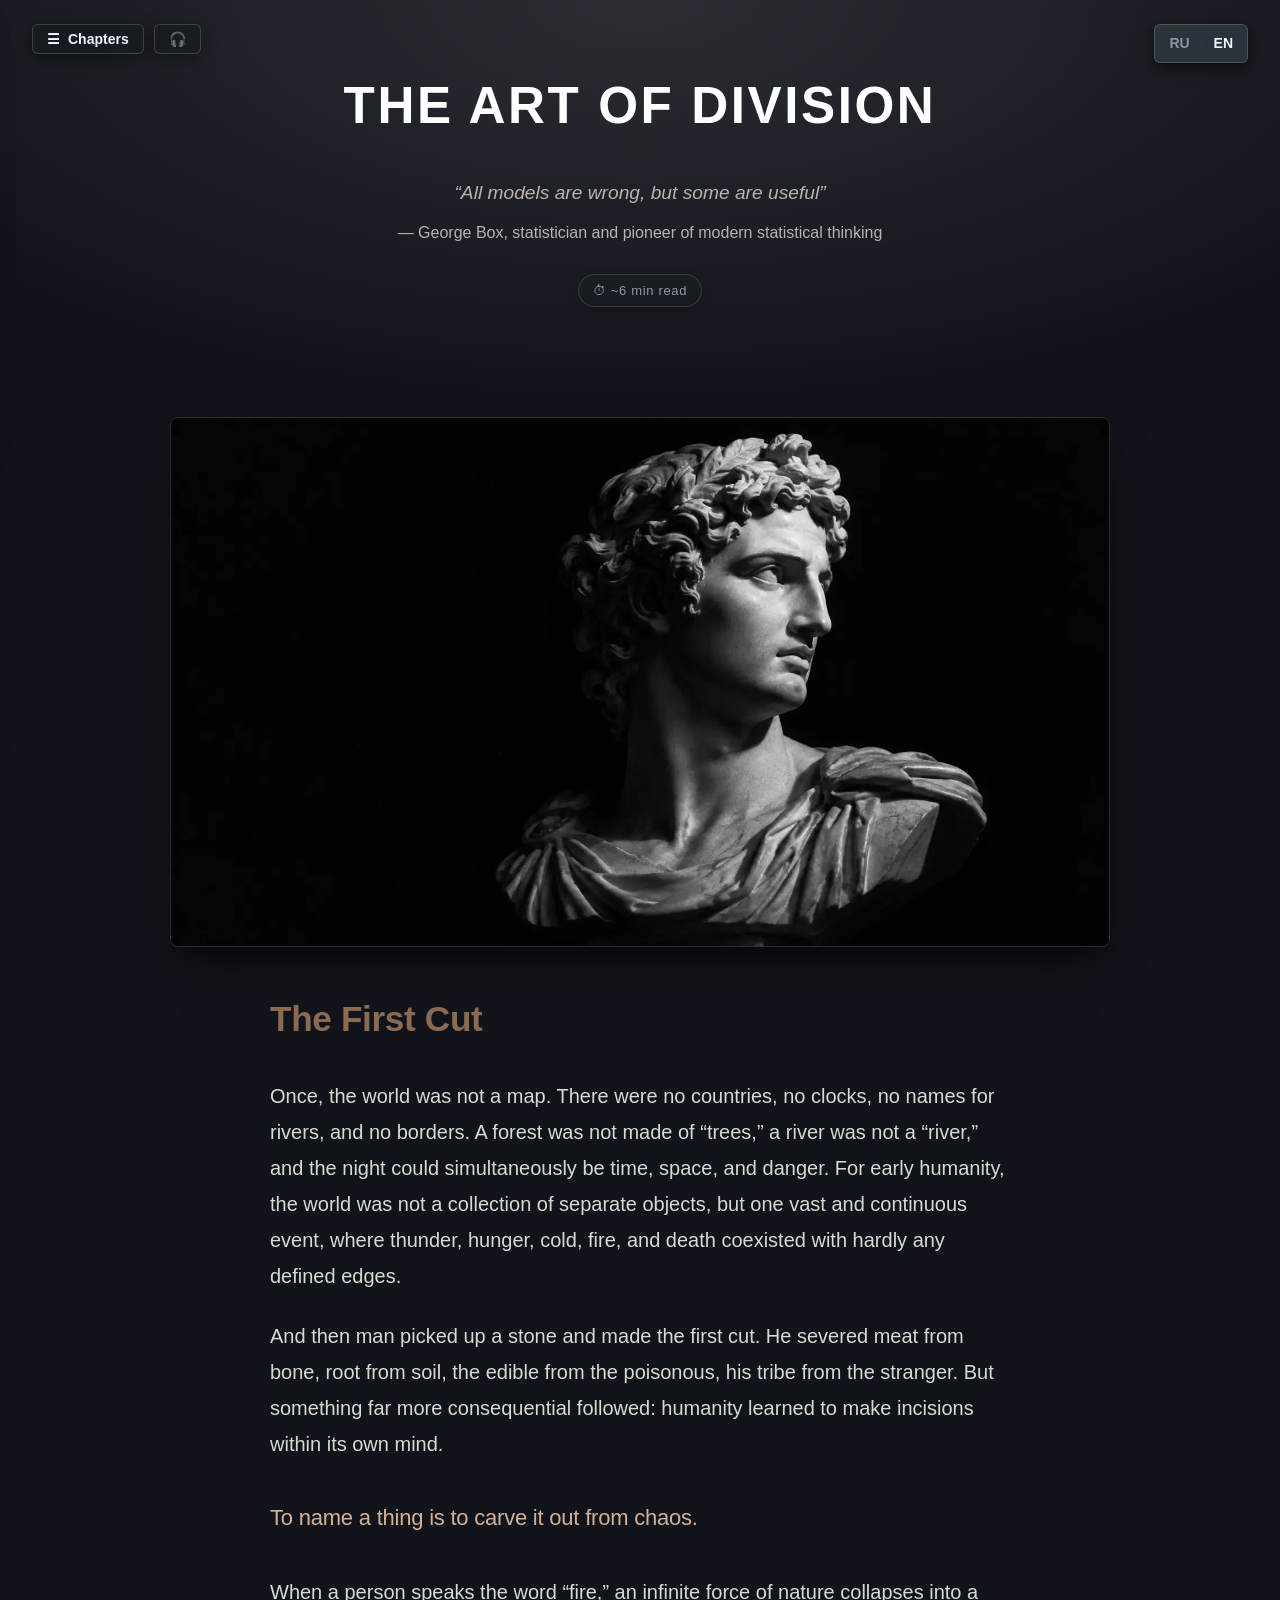
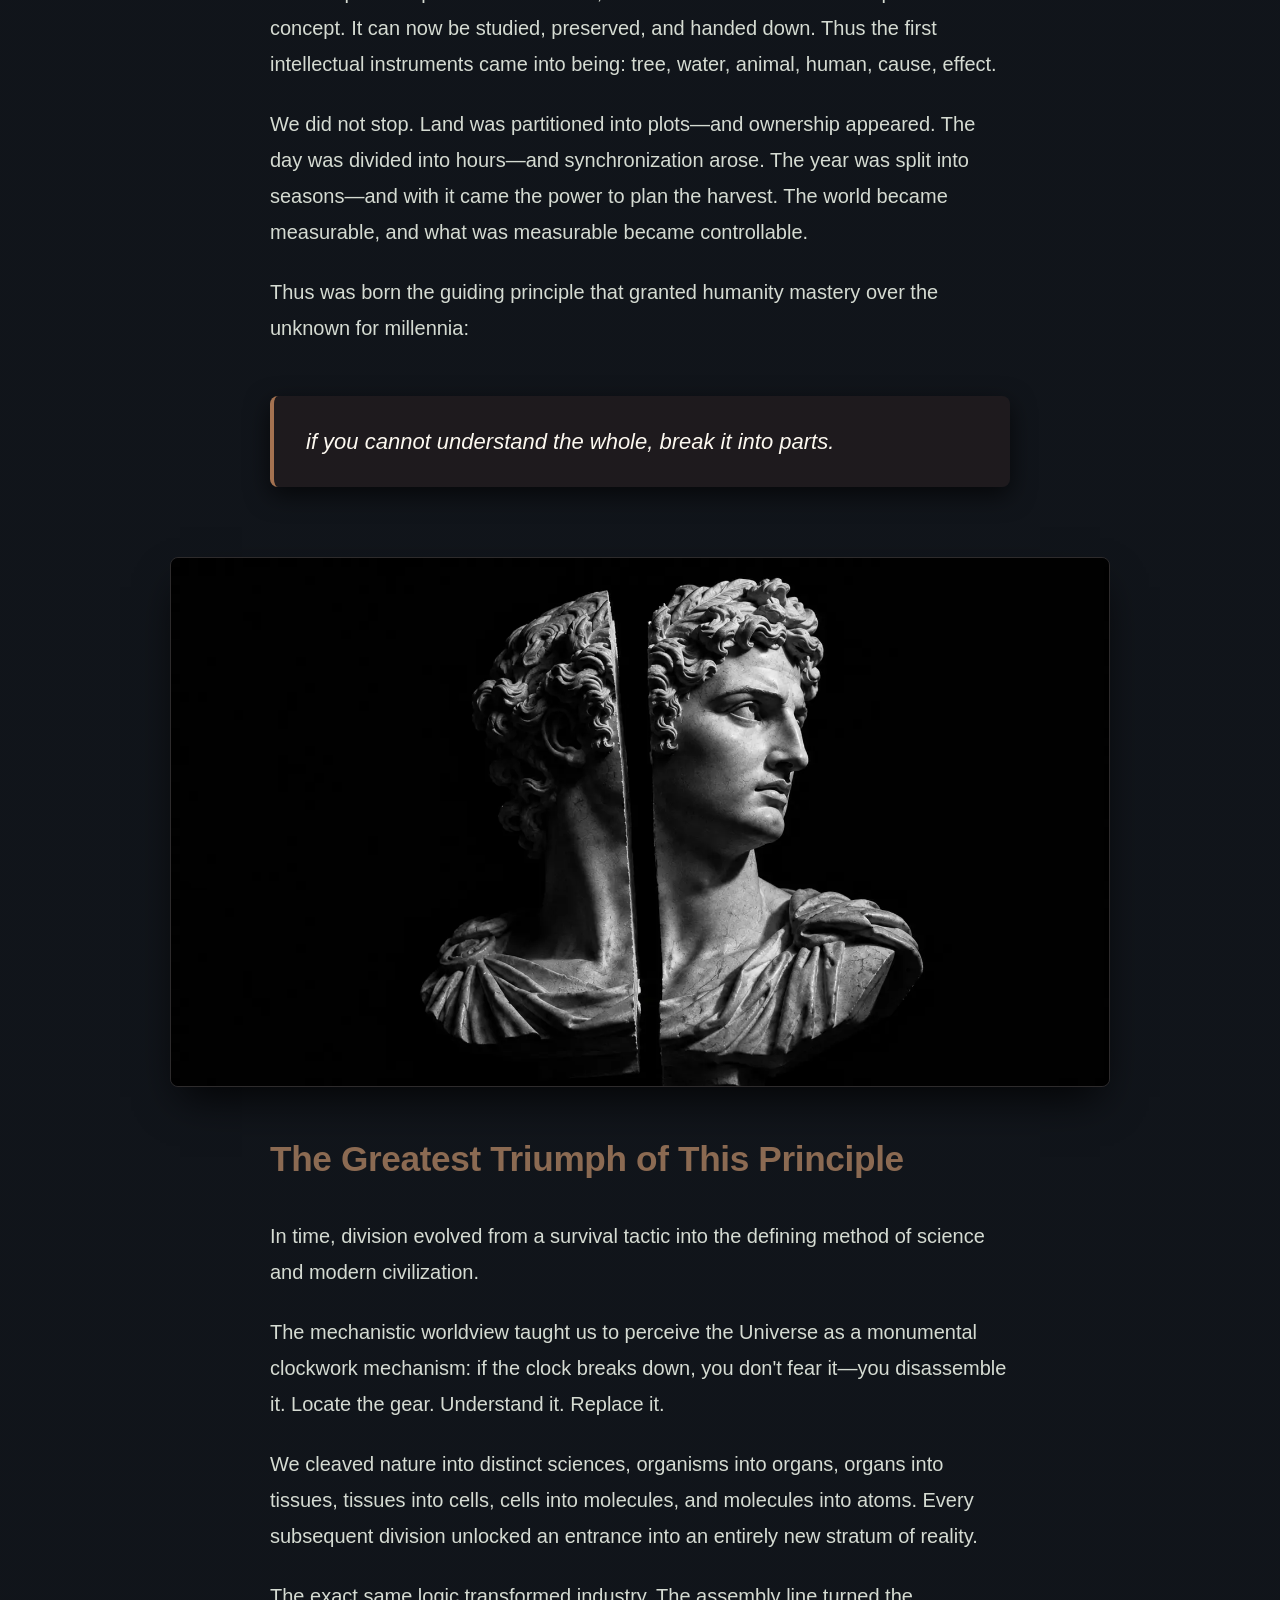
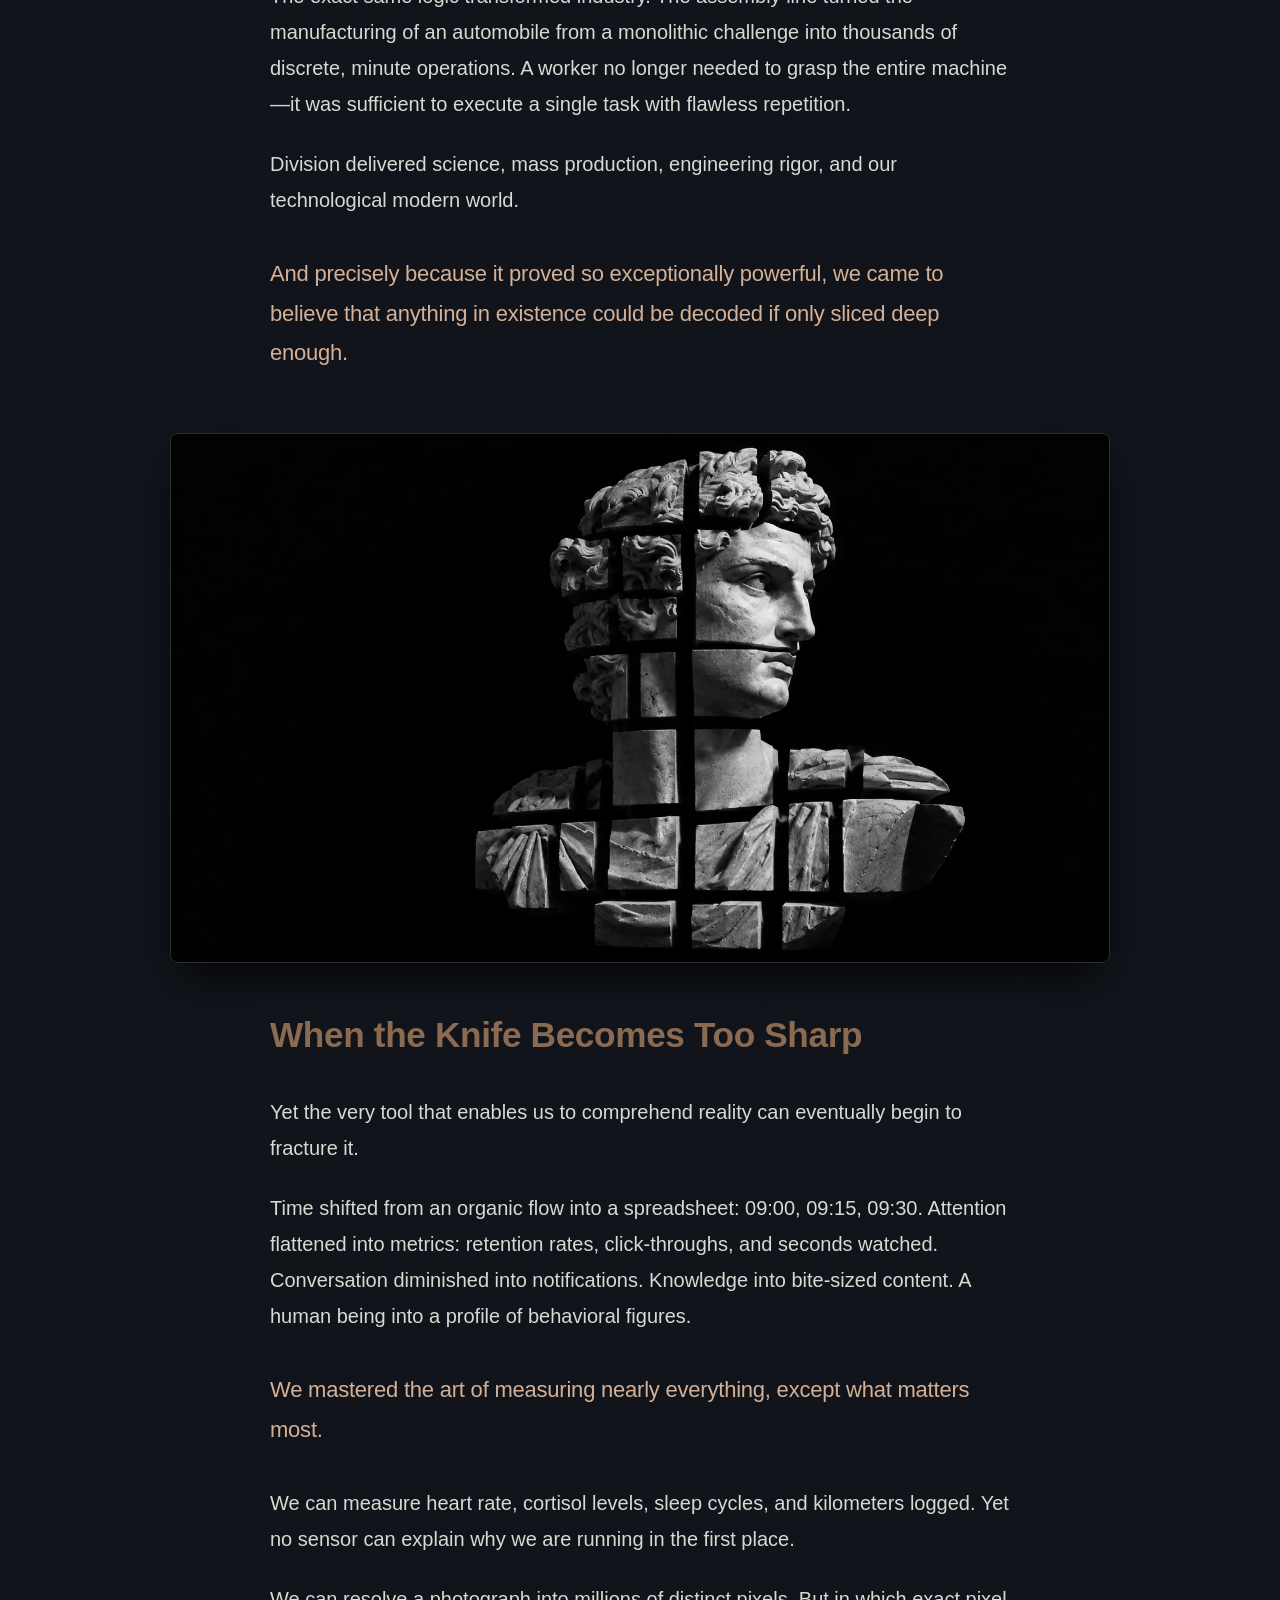
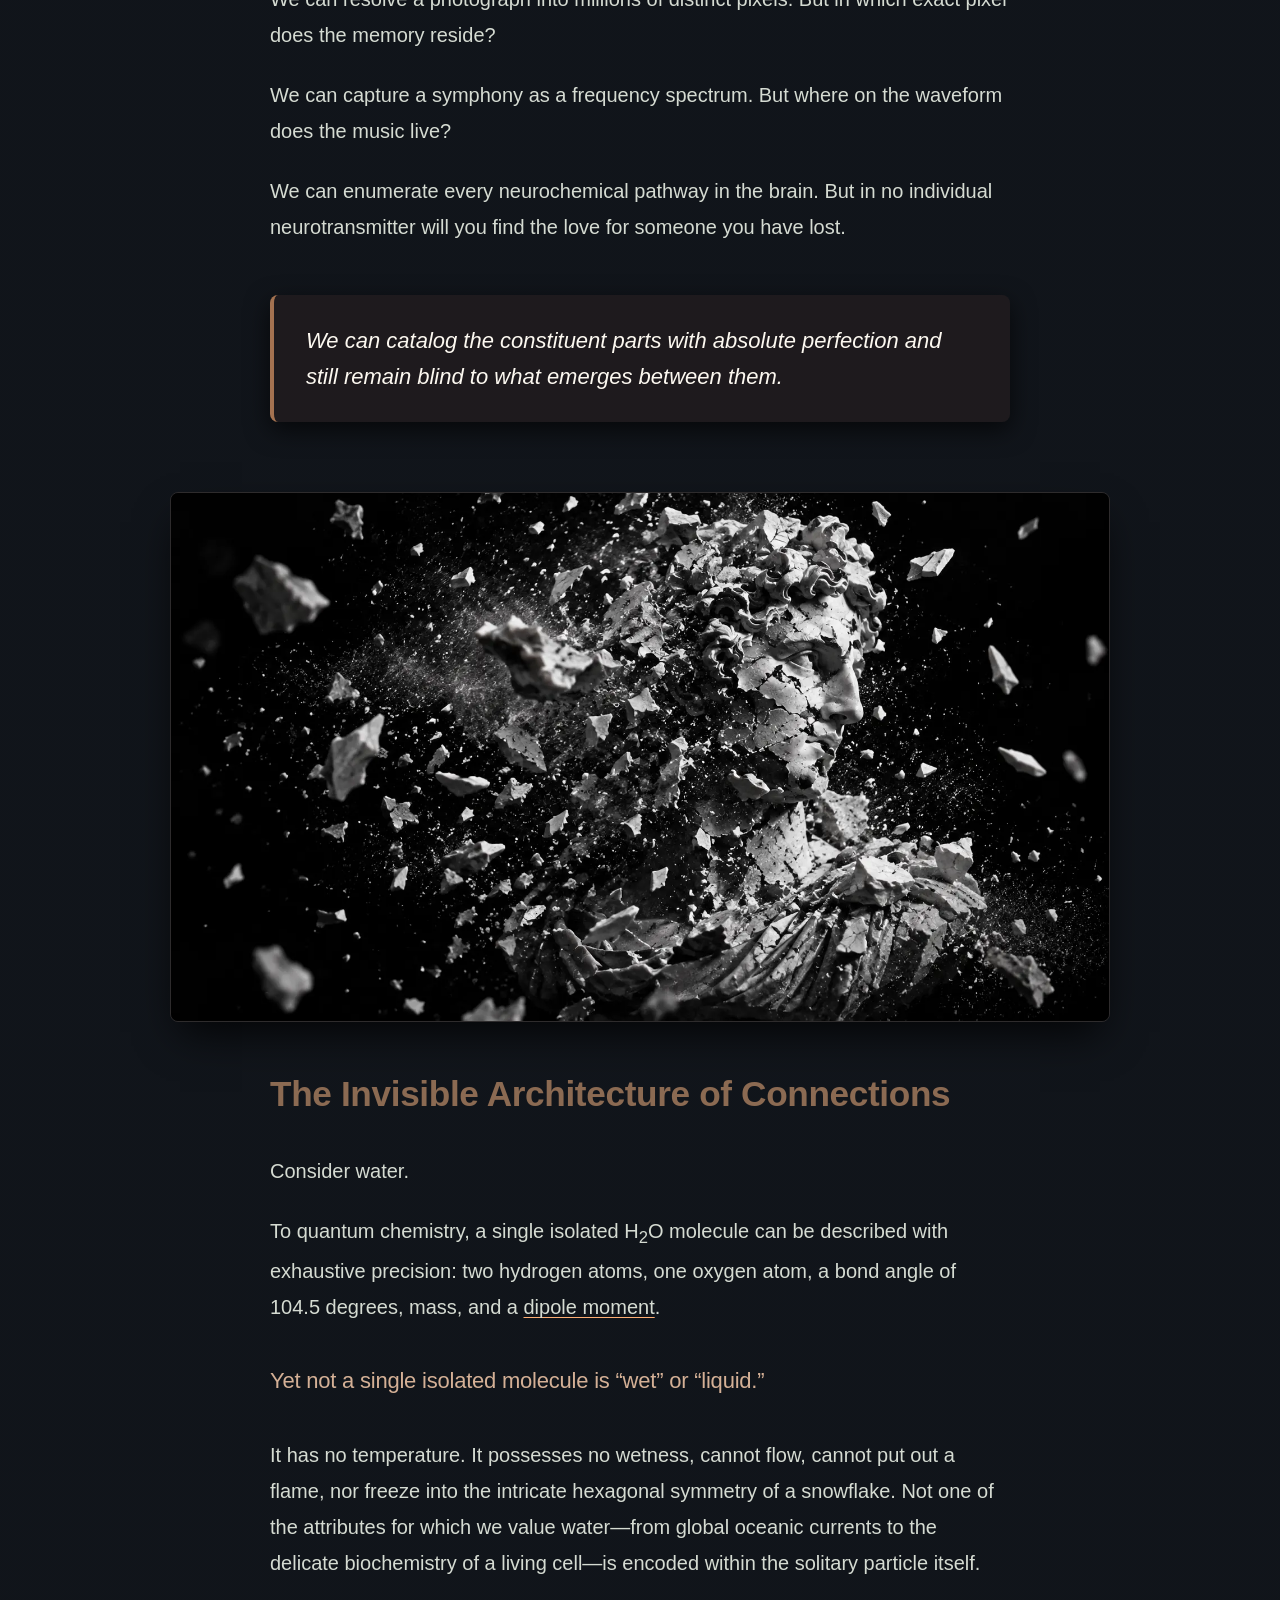
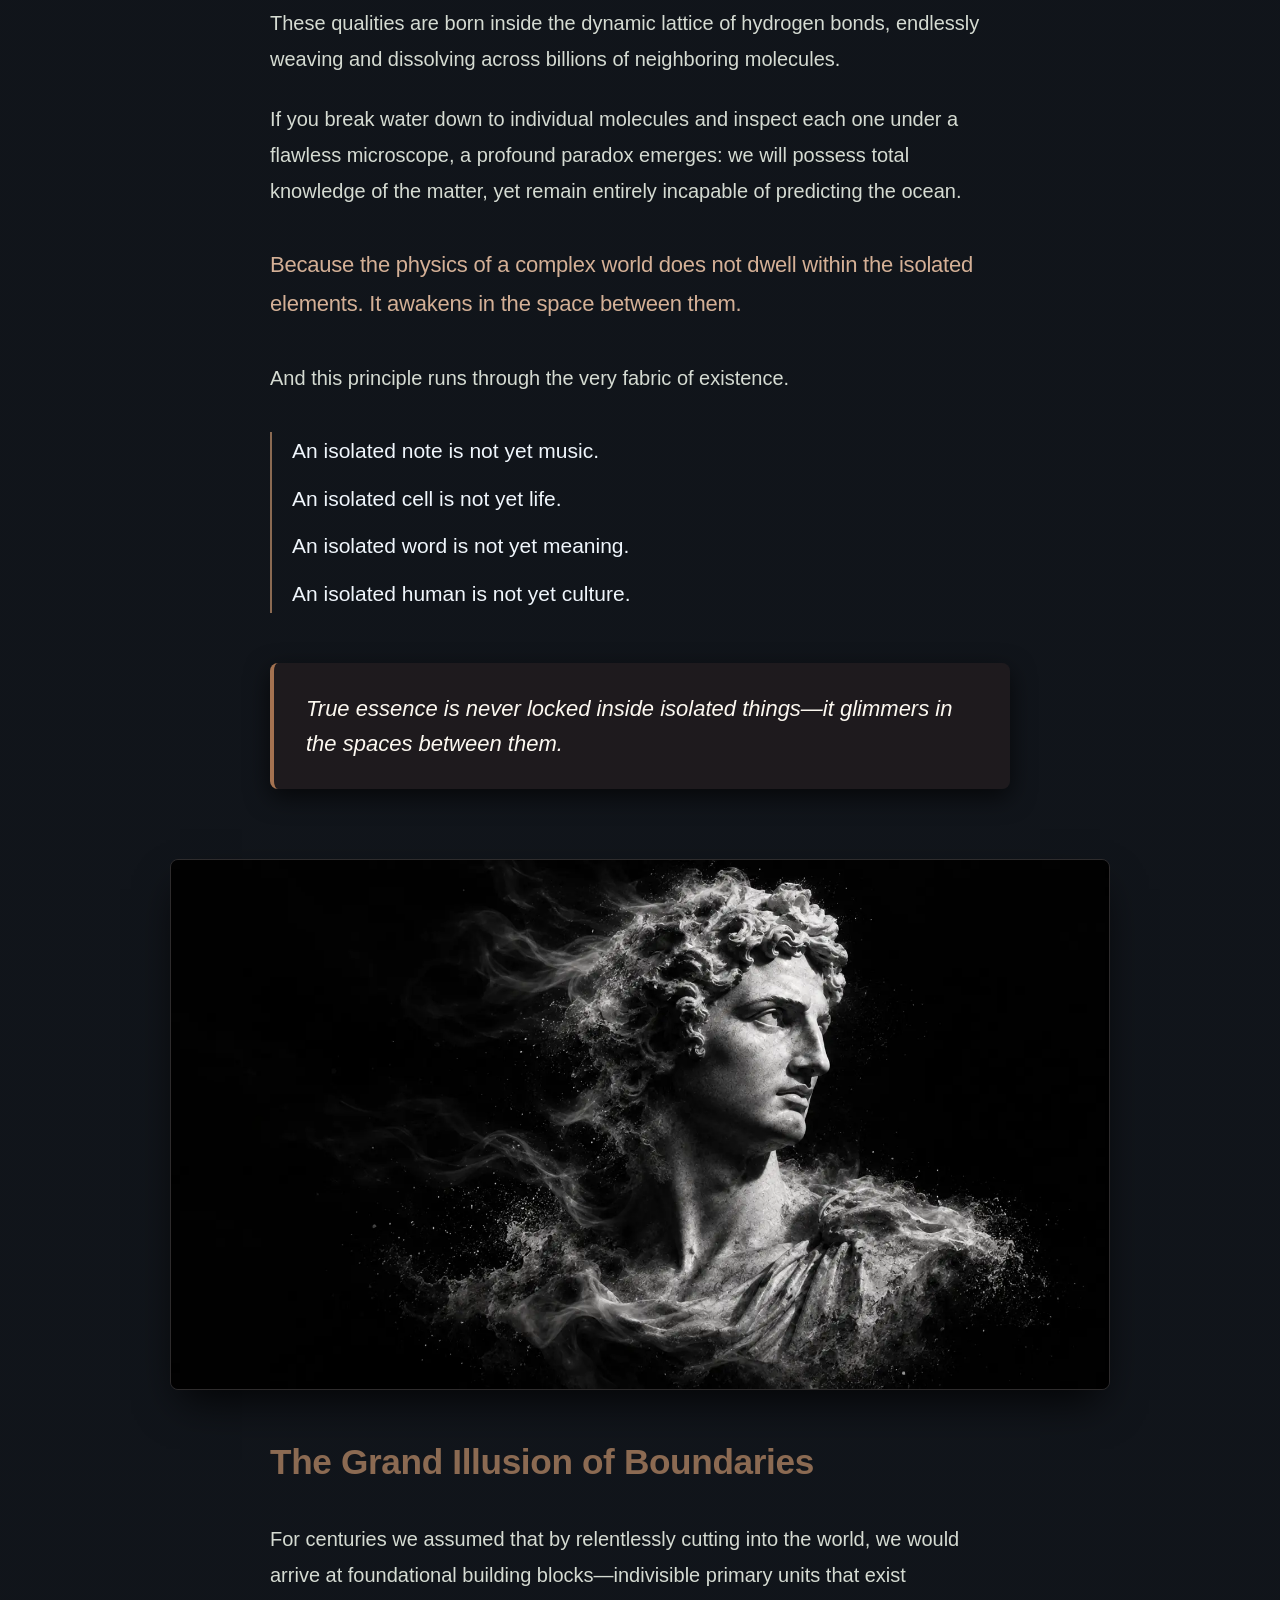
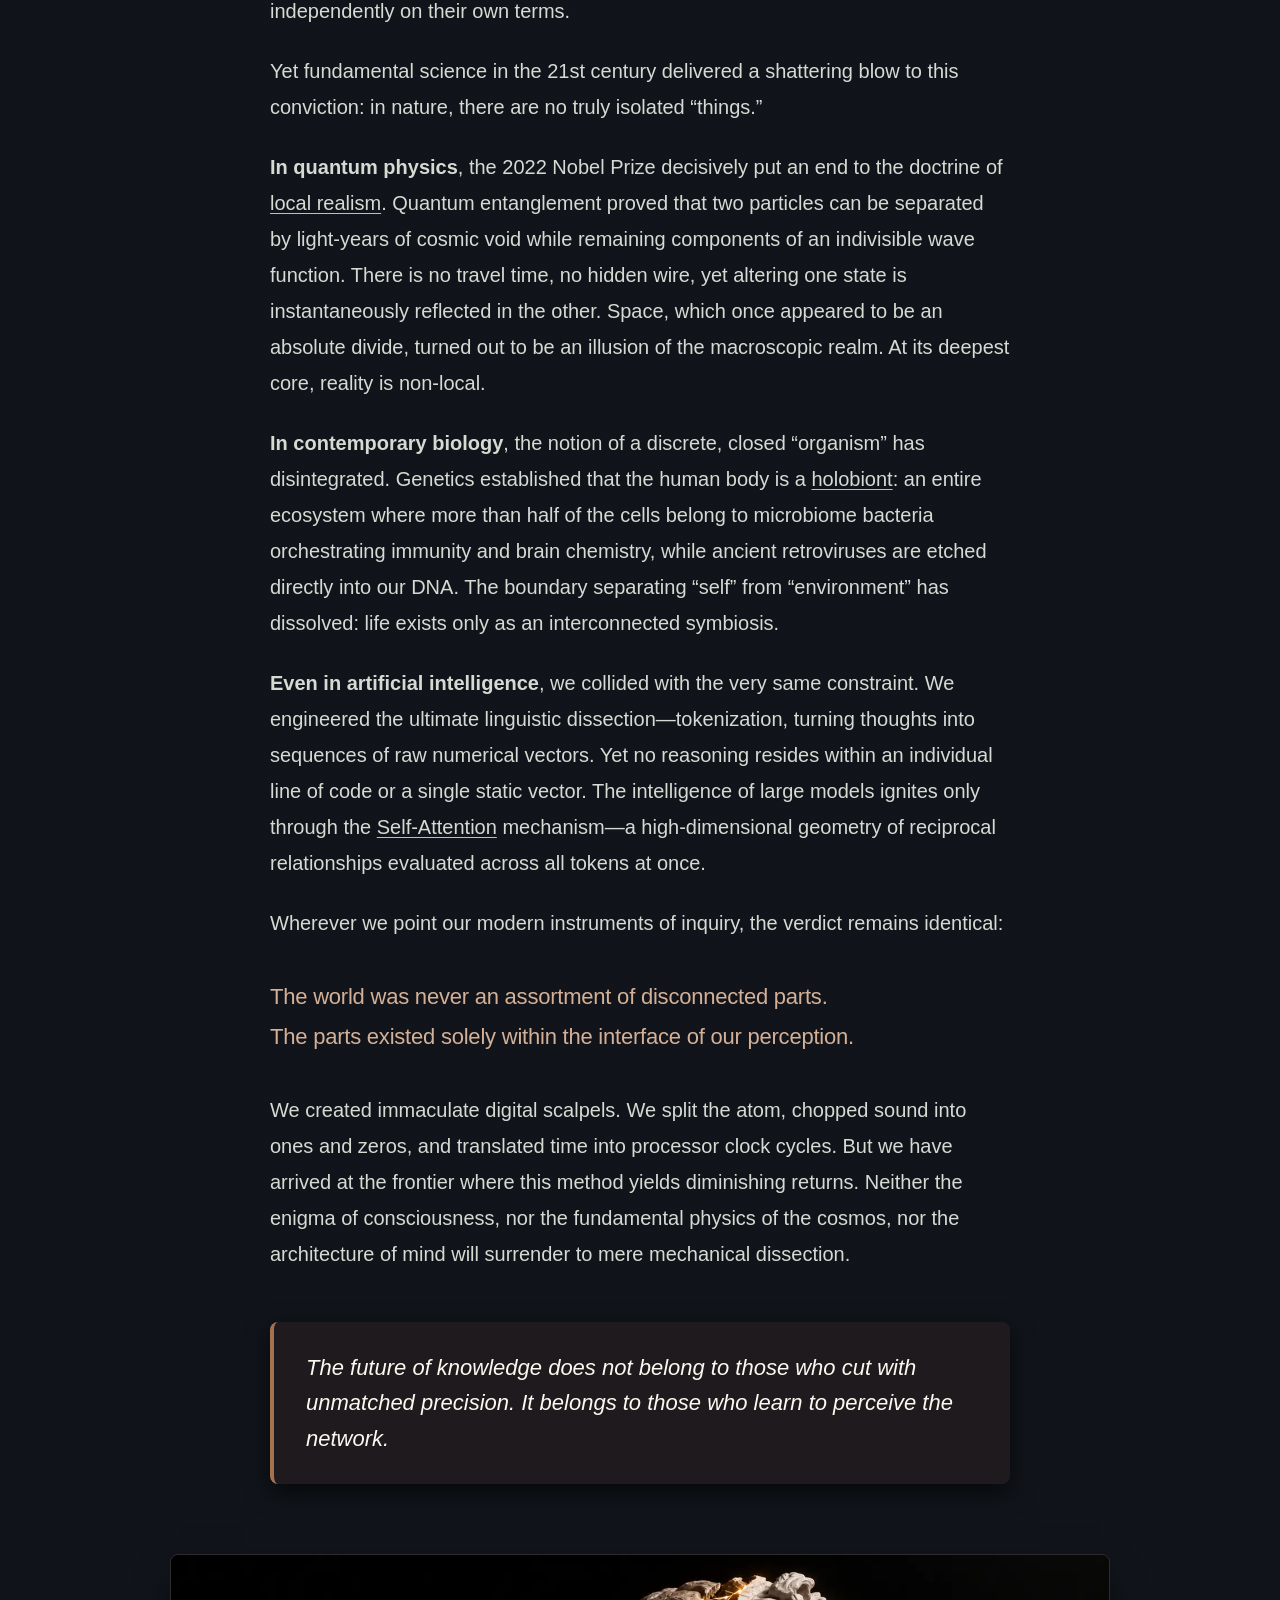
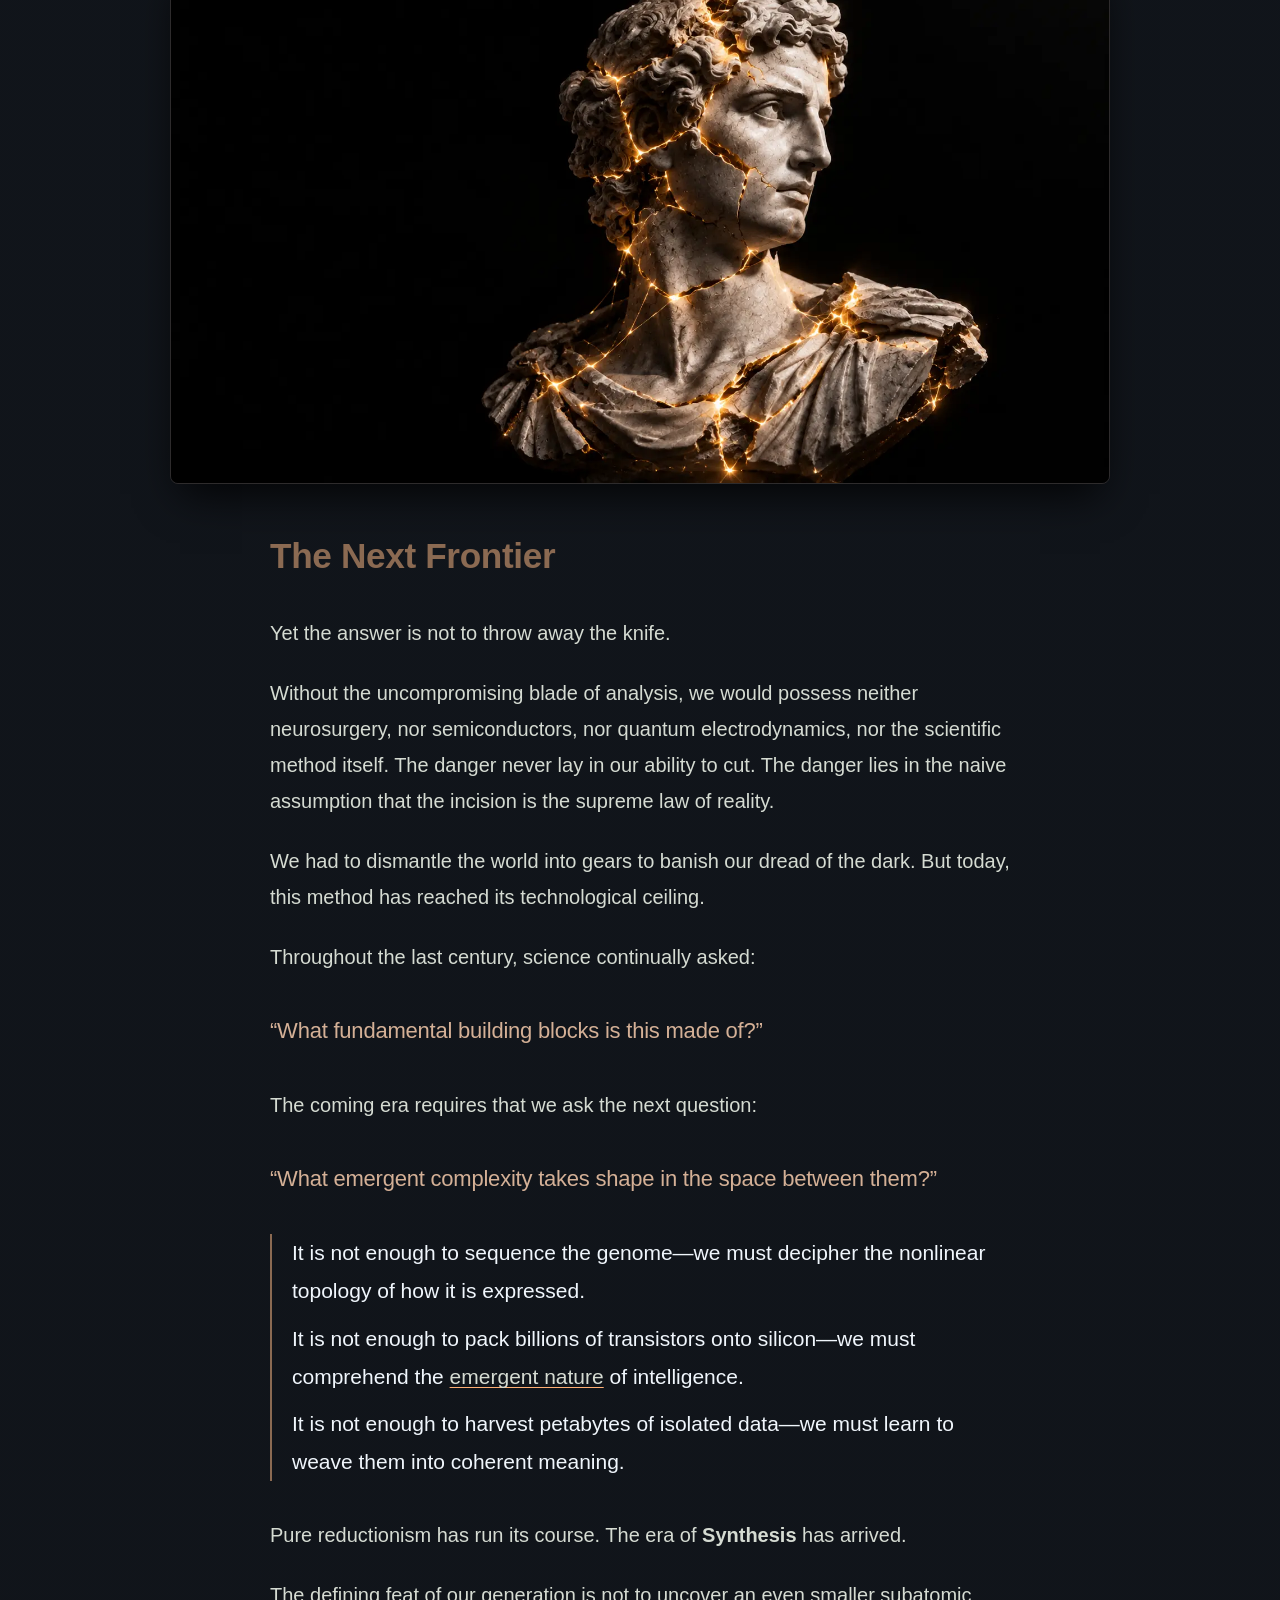
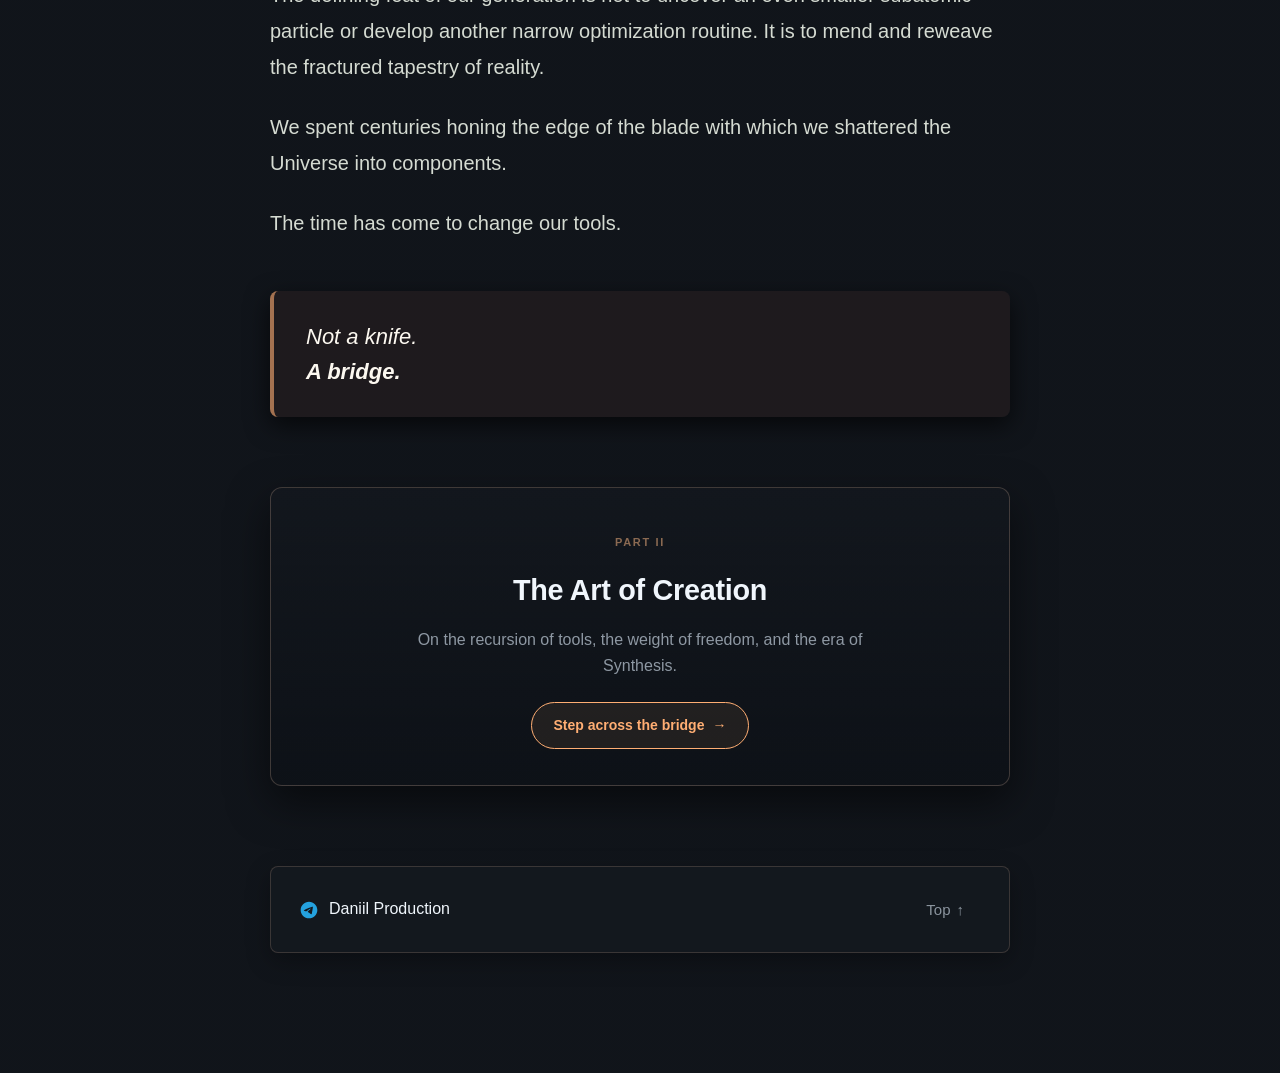
<file: index.html>
<!DOCTYPE html>
<html lang="en">
<head>
    <meta charset="UTF-8">
    <meta name="viewport" content="width=device-width, initial-scale=1.0">
    <meta name="description" content="For millennia, humanity conquered the world with a single rule: if you cannot understand the whole, break it into parts. But what happens when the incision reaches its limit?">
    <meta name="robots" content="index, follow">
    <meta name="yandex-verification" content="59affaaf15dfb2dc" />
    <meta property="og:title" content="The Art of Division">
    <meta property="og:description" content="For millennia, humanity conquered the world with a single rule: if you cannot understand the whole, break it into parts. But what happens when the incision reaches its limit?">
    <meta property="og:type" content="website">
    <meta property="og:url" content="https://division.daniilproduction.com/">
    <meta property="og:image" content="https://division.daniilproduction.com/img/1.png">
    <meta property="og:image:width" content="1024">
    <meta property="og:image:height" content="1024">

    <meta name="twitter:card" content="summary_large_image">
    <meta name="twitter:title" content="The Art of Division">
    <meta name="twitter:description" content="For millennia, humanity conquered the world with a single rule: if you cannot understand the whole, break it into parts. But what happens when the incision reaches its limit?">
    <meta name="twitter:image" content="https://division.daniilproduction.com/img/1.png">

    <title>The Art of Division</title>
    <link rel="icon" href="/img/icon.svg" type="image/svg+xml">
    <link rel="stylesheet" href="/style.css">

    <link rel="canonical" href="https://division.daniilproduction.com/">
    <link rel="alternate" hreflang="ru" href="https://division.daniilproduction.com/ru/">
    <link rel="alternate" hreflang="en" href="https://division.daniilproduction.com/">
    <link rel="alternate" hreflang="x-default" href="https://division.daniilproduction.com/">

    <script type="application/ld+json">
    {
        "@context": "https://schema.org",
        "@type": "Article",
        "headline": "The Art of Division",
        "image": "https://division.daniilproduction.com/img/1.png",
        "inLanguage": "en",
        "author": {
            "@type": "Person",
            "name": "Daniil"
        },
        "publisher": {
            "@type": "Organization",
            "name": "Daniil Production"
        }
    }
    </script>
</head>

<body>
    <div class="top-controls-left">
        <button id="menu-toggle" class="menu-toggle-btn" aria-label="Open table of contents">
            <span class="menu-icon">☰</span>
            <span class="menu-text">Chapters</span>
        </button>

        <button id="music-toggle" class="menu-toggle-btn audio-btn" aria-label="Open soundtrack">
            <span class="menu-icon">🎧</span>
        </button>
    </div>
    <div id="sidebar-overlay" class="sidebar-overlay"></div>
    <aside id="sidebar" class="sidebar-card">
        <div class="sidebar-header">
            <span class="sidebar-title">TABLE OF CONTENTS</span>
            <button id="menu-close" class="sidebar-close-btn">&times;</button>
        </div>
        
        <nav class="sidebar-nav">
            <a href="#chapter-1" class="sidebar-link">
                <span class="ch-num">1</span>
                <span class="ch-name">The First Cut</span>
            </a>
            <a href="#chapter-2" class="sidebar-link">
                <span class="ch-num">2</span>
                <span class="ch-name">The Greatest Triumph</span>
            </a>
            <a href="#chapter-3" class="sidebar-link">
                <span class="ch-num">3</span>
                <span class="ch-name">Too Sharp a Knife</span>
            </a>
            <a href="#chapter-4" class="sidebar-link">
                <span class="ch-num">4</span>
                <span class="ch-name">The Architecture of Connections</span>
            </a>
            <a href="#chapter-5" class="sidebar-link">
                <span class="ch-num">5</span>
                <span class="ch-name">The Illusion of Boundaries</span>
            </a>
            <a href="#chapter-6" class="sidebar-link">
                <span class="ch-num">6</span>
                <span class="ch-name">The Next Frontier</span>
            </a>
        </nav>

        <div class="sidebar-series">
            <span class="series-label">ESSAY SERIES</span>
            <a href="https://division.daniilproduction.com/" class="series-link active">I. The Art of Division</a>
            <a href="https://creation.daniilproduction.com/" class="series-link">II. The Art of Creation</a>
            <a href="https://continue.daniilproduction.com/" class="series-link">III. The Art of Continuing</a>
        </div>

    </aside>

    <aside id="music-sidebar" class="sidebar-card">
        <div class="sidebar-header">
            <span class="sidebar-title">SOUNDTRACK</span>
            <button id="music-close" class="sidebar-close-btn">&times;</button>
        </div>
        <div class="music-list">
            <div class="music-item active" data-index="0">
                <div class="music-item-info">
                    <span class="music-num">1</span>
                    <div>
                        <div class="music-name">Ambient Cinematic</div>
                        <div class="music-author">VelarioMusic</div>
                    </div>
                </div>
                <span class="music-duration">3:23</span>
            </div>
            <div class="music-item" data-index="1">
                <div class="music-item-info">
                    <span class="music-num">2</span>
                    <div>
                        <div class="music-name">Documentary Cinematic</div>
                        <div class="music-author">leberch</div>
                    </div>
                </div>
                <span class="music-duration">2:38</span>
            </div>
        </div>
        <div class="player-panel">
            <div class="player-time-row">
                <span id="player-current-time">0:00</span>
                <span id="player-total-time">3:23</span>
            </div>
            
            <input type="range" id="player-progress" class="player-slider" min="0" max="100" value="0" step="0.1">

            <div class="player-actions">
                <button id="player-play-btn" class="player-play-btn" aria-label="Play/Pause">▶</button>
            </div>
        </div>
    </aside>


    <div id="progress-bar"></div>
    <audio id="main-audio" preload="none"></audio>
    <div class="top-lang-switch">
        <a href="/ru/" class="lang-btn">RU</a>
        <span class="lang-divider">|</span>
        <a class="lang-btn active">EN</a>
    </div>
    <header>
        <h1>THE ART OF DIVISION</h1>
        <blockquote class="epigraph">
            <p class="epigraph-text">“All models are wrong, but some are useful”</p>
            <cite class="epigraph-author">— George Box, statistician and pioneer of modern statistical thinking</cite>
        </blockquote>
        <div class="reading-meta">
            <span>⏱ ~6 min read</span>
        </div>
    </header>

    <main class="container">
        <section class="chapter" id="chapter-1">
            <img src="/img/1.webp" alt="The First Cut" class="chapter-img">
            <h2>The First Cut</h2>
            <p>Once, the world was not a map. There were no countries, no clocks, no names for rivers, and no borders. A forest was not made of “trees,” a river was not a “river,” and the night could simultaneously be time, space, and danger. For early humanity, the world was not a collection of separate objects, but one vast and continuous event, where thunder, hunger, cold, fire, and death coexisted with hardly any defined edges.</p>
            <p>And then man picked up a stone and made the first cut. He severed meat from bone, root from soil, the edible from the poisonous, his tribe from the stranger. But something far more consequential followed: humanity learned to make incisions within its own mind.</p>
            <p class="highlight">To name a thing is to carve it out from chaos.</p>
            <p>When a person speaks the word “fire,” an infinite force of nature collapses into a concept. It can now be studied, preserved, and handed down. Thus the first intellectual instruments came into being: tree, water, animal, human, cause, effect.</p>
            <p>We did not stop. Land was partitioned into plots—and ownership appeared. The day was divided into hours—and synchronization arose. The year was split into seasons—and with it came the power to plan the harvest. The world became measurable, and what was measurable became controllable.</p>
            <p>Thus was born the guiding principle that granted humanity mastery over the unknown for millennia:</p>
            <blockquote class="manifesto">
                <p>if you cannot understand the whole, break it into parts.</p>
            </blockquote>
        </section>

        <section class="chapter" id="chapter-2">
            <img src="/img/2.webp" alt="The Greatest Triumph of This Principle" class="chapter-img">
            <h2>The Greatest Triumph of This Principle</h2>
            <p>In time, division evolved from a survival tactic into the defining method of science and modern civilization.</p>
            <p>The mechanistic worldview taught us to perceive the Universe as a monumental clockwork mechanism: if the clock breaks down, you don't fear it—you disassemble it. Locate the gear. Understand it. Replace it.</p>
            <p>We cleaved nature into distinct sciences, organisms into organs, organs into tissues, tissues into cells, cells into molecules, and molecules into atoms. Every subsequent division unlocked an entrance into an entirely new stratum of reality.</p>
            <p>The exact same logic transformed industry. The assembly line turned the manufacturing of an automobile from a monolithic challenge into thousands of discrete, minute operations. A worker no longer needed to grasp the entire machine—it was sufficient to execute a single task with flawless repetition.</p>
            <p>Division delivered science, mass production, engineering rigor, and our technological modern world.</p>
            <p class="highlight">And precisely because it proved so exceptionally powerful, we came to believe that anything in existence could be decoded if only sliced deep enough.</p>
        </section>

        <section class="chapter" id="chapter-3">
            <img src="/img/3.webp" alt="When the Knife Becomes Too Sharp" class="chapter-img">
            <h2>When the Knife Becomes Too Sharp</h2>
            <p>Yet the very tool that enables us to comprehend reality can eventually begin to fracture it.</p>
            <p>Time shifted from an organic flow into a spreadsheet: 09:00, 09:15, 09:30. Attention flattened into metrics: retention rates, click-throughs, and seconds watched. Conversation diminished into notifications. Knowledge into bite-sized content. A human being into a profile of behavioral figures.</p>
            <p class="highlight">We mastered the art of measuring nearly everything, except what matters most.</p>
            <p>We can measure heart rate, cortisol levels, sleep cycles, and kilometers logged. Yet no sensor can explain why we are running in the first place.</p>
            <p>We can resolve a photograph into millions of distinct pixels. But in which exact pixel does the memory reside?</p>
            <p>We can capture a symphony as a frequency spectrum. But where on the waveform does the music live?</p>
            <p>We can enumerate every neurochemical pathway in the brain. But in no individual neurotransmitter will you find the love for someone you have lost.</p>
            <blockquote class="manifesto">
                <p>We can catalog the constituent parts with absolute perfection and still remain blind to what emerges between them.</p>
            </blockquote>
        </section>

        <section class="chapter" id="chapter-4">
            <img src="/img/4.webp" alt="The Invisible Architecture of Connections" class="chapter-img">
            <h2>The Invisible Architecture of Connections</h2>
            <p>Consider water.</p>
            <p>To quantum chemistry, a single isolated H<sub>2</sub>O molecule can be described with exhaustive precision: two hydrogen atoms, one oxygen atom, a bond angle of 104.5 degrees, mass, and a <span class="term" data-definition="Dipole moment — the electric charge asymmetry in a molecule (positive at one end, negative at the other), which enables water molecules to attract one another.">dipole moment</span>.</p>
            <p class="highlight">Yet not a single isolated molecule is “wet” or “liquid.”</p>
            <p>It has no temperature. It possesses no wetness, cannot flow, cannot put out a flame, nor freeze into the intricate hexagonal symmetry of a snowflake. Not one of the attributes for which we value water—from global oceanic currents to the delicate biochemistry of a living cell—is encoded within the solitary particle itself.</p>
            <p>These qualities are born inside the dynamic lattice of hydrogen bonds, endlessly weaving and dissolving across billions of neighboring molecules.</p>
            <p>If you break water down to individual molecules and inspect each one under a flawless microscope, a profound paradox emerges: we will possess total knowledge of the matter, yet remain entirely incapable of predicting the ocean.</p>
            <p class="highlight">Because the physics of a complex world does not dwell within the isolated elements. It awakens in the space between them.</p>
            <p>And this principle runs through the very fabric of existence.</p>
            <div class="rhythm-block">
                <p>An isolated note is not yet music.</p>
                <p>An isolated cell is not yet life.</p>
                <p>An isolated word is not yet meaning.</p>
                <p>An isolated human is not yet culture.</p>
            </div>
            <blockquote class="manifesto">
                <p>True essence is never locked inside isolated things—it glimmers in the spaces between them.</p>
            </blockquote>
        </section>

        <section class="chapter" id="chapter-5">
            <img src="/img/5.webp" alt="The Grand Illusion of Boundaries" class="chapter-img">
            <h2>The Grand Illusion of Boundaries</h2>
            <p>For centuries we assumed that by relentlessly cutting into the world, we would arrive at foundational building blocks—indivisible primary units that exist independently on their own terms.</p>
            <p>Yet fundamental science in the 21st century delivered a shattering blow to this conviction: in nature, there are no truly isolated “things.”</p>
            <p><strong>In quantum physics</strong>, the 2022 Nobel Prize decisively put an end to the doctrine of <span class="term" data-definition="The classical premise that objects possess definite properties independent of observation and influence each other only at or below light speed. Disproven by quantum entanglement.">local realism</span>. Quantum entanglement proved that two particles can be separated by light-years of cosmic void while remaining components of an indivisible wave function. There is no travel time, no hidden wire, yet altering one state is instantaneously reflected in the other. Space, which once appeared to be an absolute divide, turned out to be an illusion of the macroscopic realm. At its deepest core, reality is non-local.</p>
            <p><strong>In contemporary biology</strong>, the notion of a discrete, closed “organism” has disintegrated. Genetics established that the human body is a <span class="term" data-definition="Holobiont — an integrated symbiotic superorganism comprised of a host and the trillions of cohabiting microbes vital to its immunity, metabolism, and neural health.">holobiont</span>: an entire ecosystem where more than half of the cells belong to microbiome bacteria orchestrating immunity and brain chemistry, while ancient retroviruses are etched directly into our DNA. The boundary separating “self” from “environment” has dissolved: life exists only as an interconnected symbiosis.</p>
            <p><strong>Even in artificial intelligence</strong>, we collided with the very same constraint. We engineered the ultimate linguistic dissection—tokenization, turning thoughts into sequences of raw numerical vectors. Yet no reasoning resides within an individual line of code or a single static vector. The intelligence of large models ignites only through the <span class="term" data-definition="Self-Attention — a foundational transformer mechanism that calculates the contextual relationship between every word and all other words in a sequence simultaneously.">Self-Attention</span> mechanism—a high-dimensional geometry of reciprocal relationships evaluated across all tokens at once.</p>
            <p>Wherever we point our modern instruments of inquiry, the verdict remains identical:</p>
            <p class="highlight">The world was never an assortment of disconnected parts.<br>The parts existed solely within the interface of our perception.</p>
            <p>We created immaculate digital scalpels. We split the atom, chopped sound into ones and zeros, and translated time into processor clock cycles. But we have arrived at the frontier where this method yields diminishing returns. Neither the enigma of consciousness, nor the fundamental physics of the cosmos, nor the architecture of mind will surrender to mere mechanical dissection.</p>
            <blockquote class="manifesto">
                <p>The future of knowledge does not belong to those who cut with unmatched precision. It belongs to those who learn to perceive the network.</p>
            </blockquote>
        </section>

        <section class="chapter" id="chapter-6">
            <img src="/img/6.webp" alt="The Next Frontier" class="chapter-img">
            <h2>The Next Frontier</h2>
            <p>Yet the answer is not to throw away the knife.</p>
            <p>Without the uncompromising blade of analysis, we would possess neither neurosurgery, nor semiconductors, nor quantum electrodynamics, nor the scientific method itself. The danger never lay in our ability to cut. The danger lies in the naive assumption that the incision is the supreme law of reality.</p>
            <p>We had to dismantle the world into gears to banish our dread of the dark. But today, this method has reached its technological ceiling.</p>
            <p>Throughout the last century, science continually asked:</p>
            <p class="highlight">“What fundamental building blocks is this made of?”</p>
            <p>The coming era requires that we ask the next question:</p>
            <p class="highlight">“What emergent complexity takes shape in the space between them?”</p>
            <div class="rhythm-block">
                <p>It is not enough to sequence the genome—we must decipher the nonlinear topology of how it is expressed.</p>
                <p>It is not enough to pack billions of transistors onto silicon—we must comprehend the <span class="term" data-definition="Emergence — the spontaneous arising of novel macro-properties in a complex system (such as wetness in water or consciousness in the brain) that do not exist within any isolated component.">emergent nature</span> of intelligence.</p>
                <p>It is not enough to harvest petabytes of isolated data—we must learn to weave them into coherent meaning.</p>
            </div>
            <p>Pure reductionism has run its course. The era of <strong>Synthesis</strong> has arrived.</p>
            <p>The defining feat of our generation is not to uncover an even smaller subatomic particle or develop another narrow optimization routine. It is to mend and reweave the fractured tapestry of reality.</p>
            <p>We spent centuries honing the edge of the blade with which we shattered the Universe into components.</p>
            <p>The time has come to change our tools.</p>
            <blockquote class="manifesto">
                <p>Not a knife.<br><strong>A bridge.</strong></p>
            </blockquote>
        </section>

        <div class="next-essay-card">
            <span class="next-essay-label">PART II</span>
            <h3 class="next-essay-title">The Art of Creation</h3>
            <p class="next-essay-desc">On the recursion of tools, the weight of freedom, and the era of Synthesis.</p>
            <a href="https://creation.daniilproduction.com/" class="next-essay-btn">
                <span>Step across the bridge</span>
                <span class="arrow">→</span>
            </a>
        </div>

        <footer class="site-footer">
            <a href="https://t.me/DaniilProduction" target="_blank" rel="noopener noreferrer" class="footer-tg">
                <svg width="20" height="20" viewBox="0 0 24 24" fill="currentColor">
                    <path d="M12 2C6.48 2 2 6.48 2 12s4.48 10 10 10 10-4.48 10-10S17.52 2 12 2zm4.64 6.8c-.15 1.58-.8 5.42-1.13 7.19-.14.75-.42 1-.68 1.03-.58.05-1.02-.38-1.58-.75-.88-.58-1.38-.94-2.23-1.5-.99-.65-.35-1.01.22-1.59.15-.15 2.71-2.48 2.76-2.69a.2.2 0 00-.05-.18c-.06-.05-.14-.03-.21-.02-.09.02-1.49.95-4.22 2.79-.4.27-.76.41-1.08.4-.36-.01-1.04-.2-1.55-.37-.63-.2-1.12-.31-1.08-.66.02-.18.27-.36.75-.55 2.92-1.27 4.86-2.11 5.83-2.51 2.78-1.16 3.35-1.36 3.73-1.36.08 0 .27.02.39.12.1.08.13.19.14.27-.01.06.01.24 0 .38z"/>
                </svg>
                <span>Daniil Production</span>
            </a>
            <a href="#" class="back-to-top">
                <span>Top</span>
                <span class="arrow">↑</span>
            </a>
        </footer>
    </main>
    <script src="/script.js"></script>
</body>
</html>
</file>
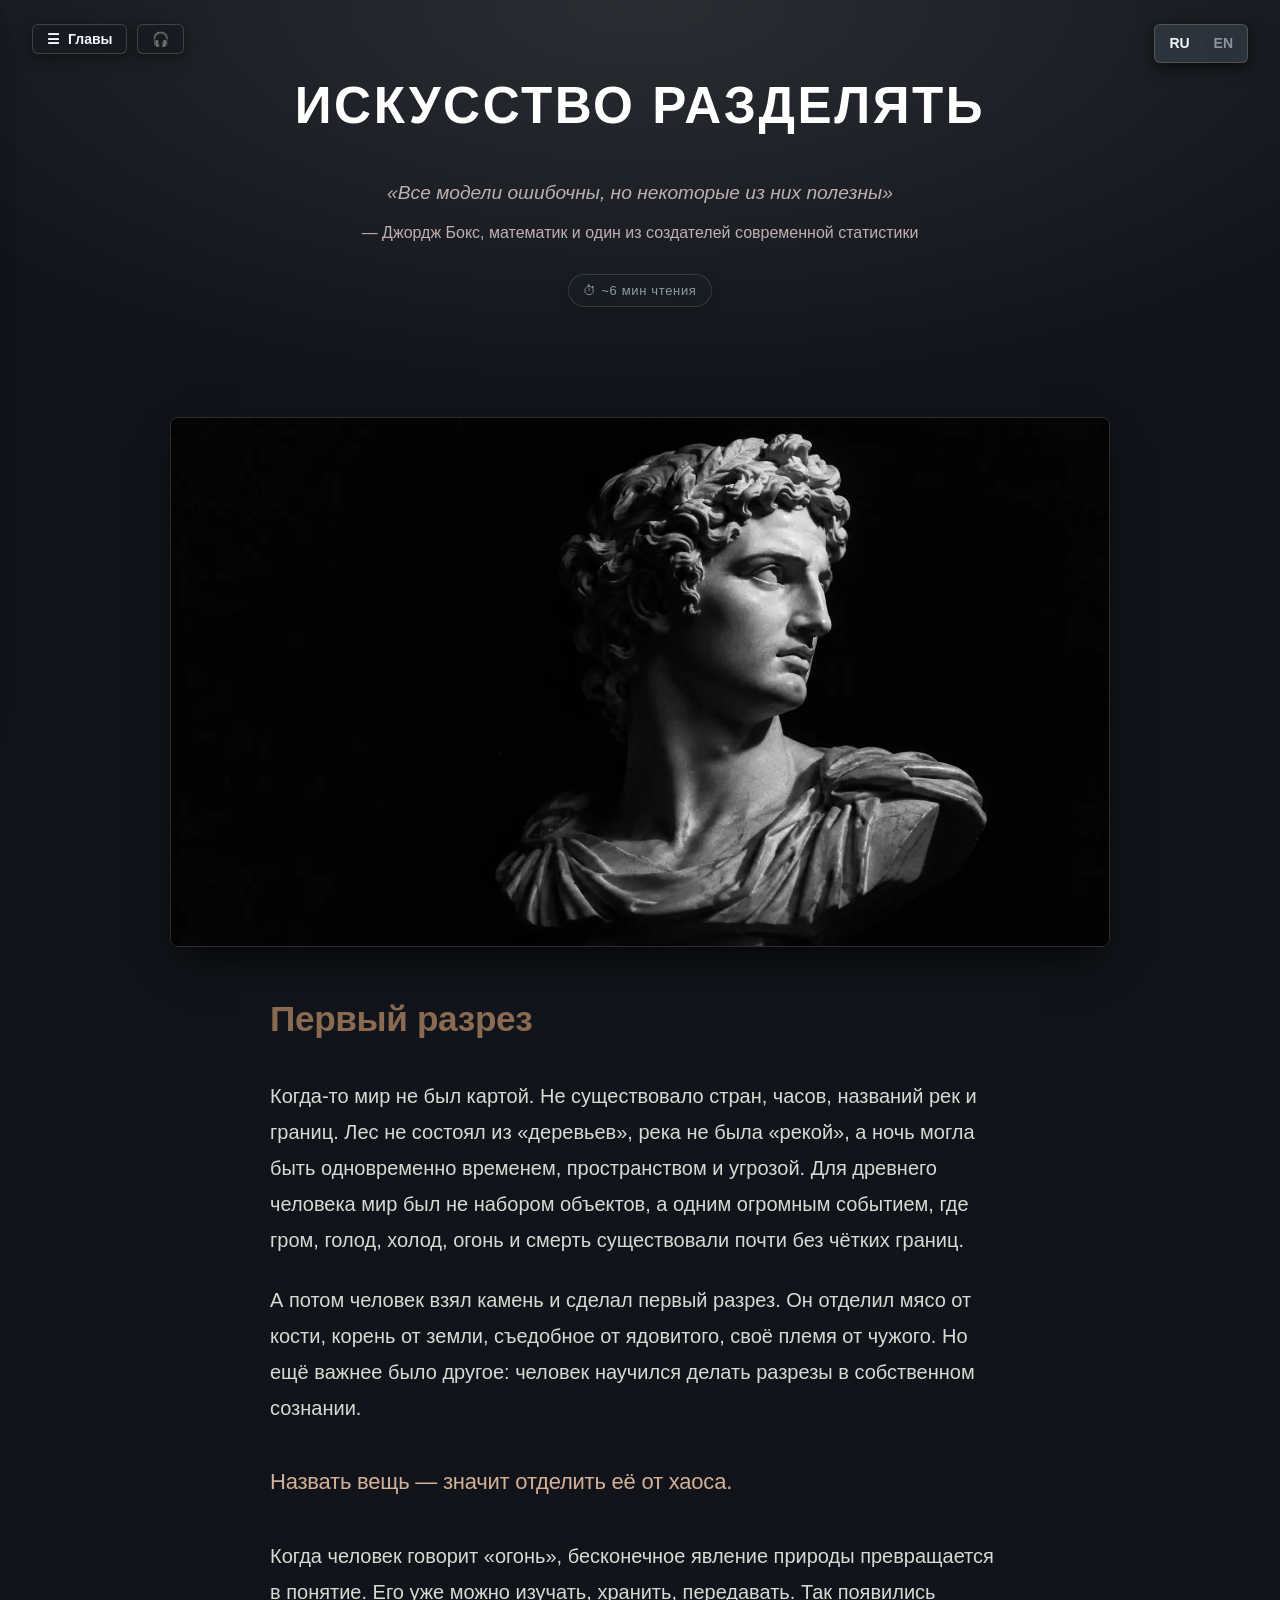
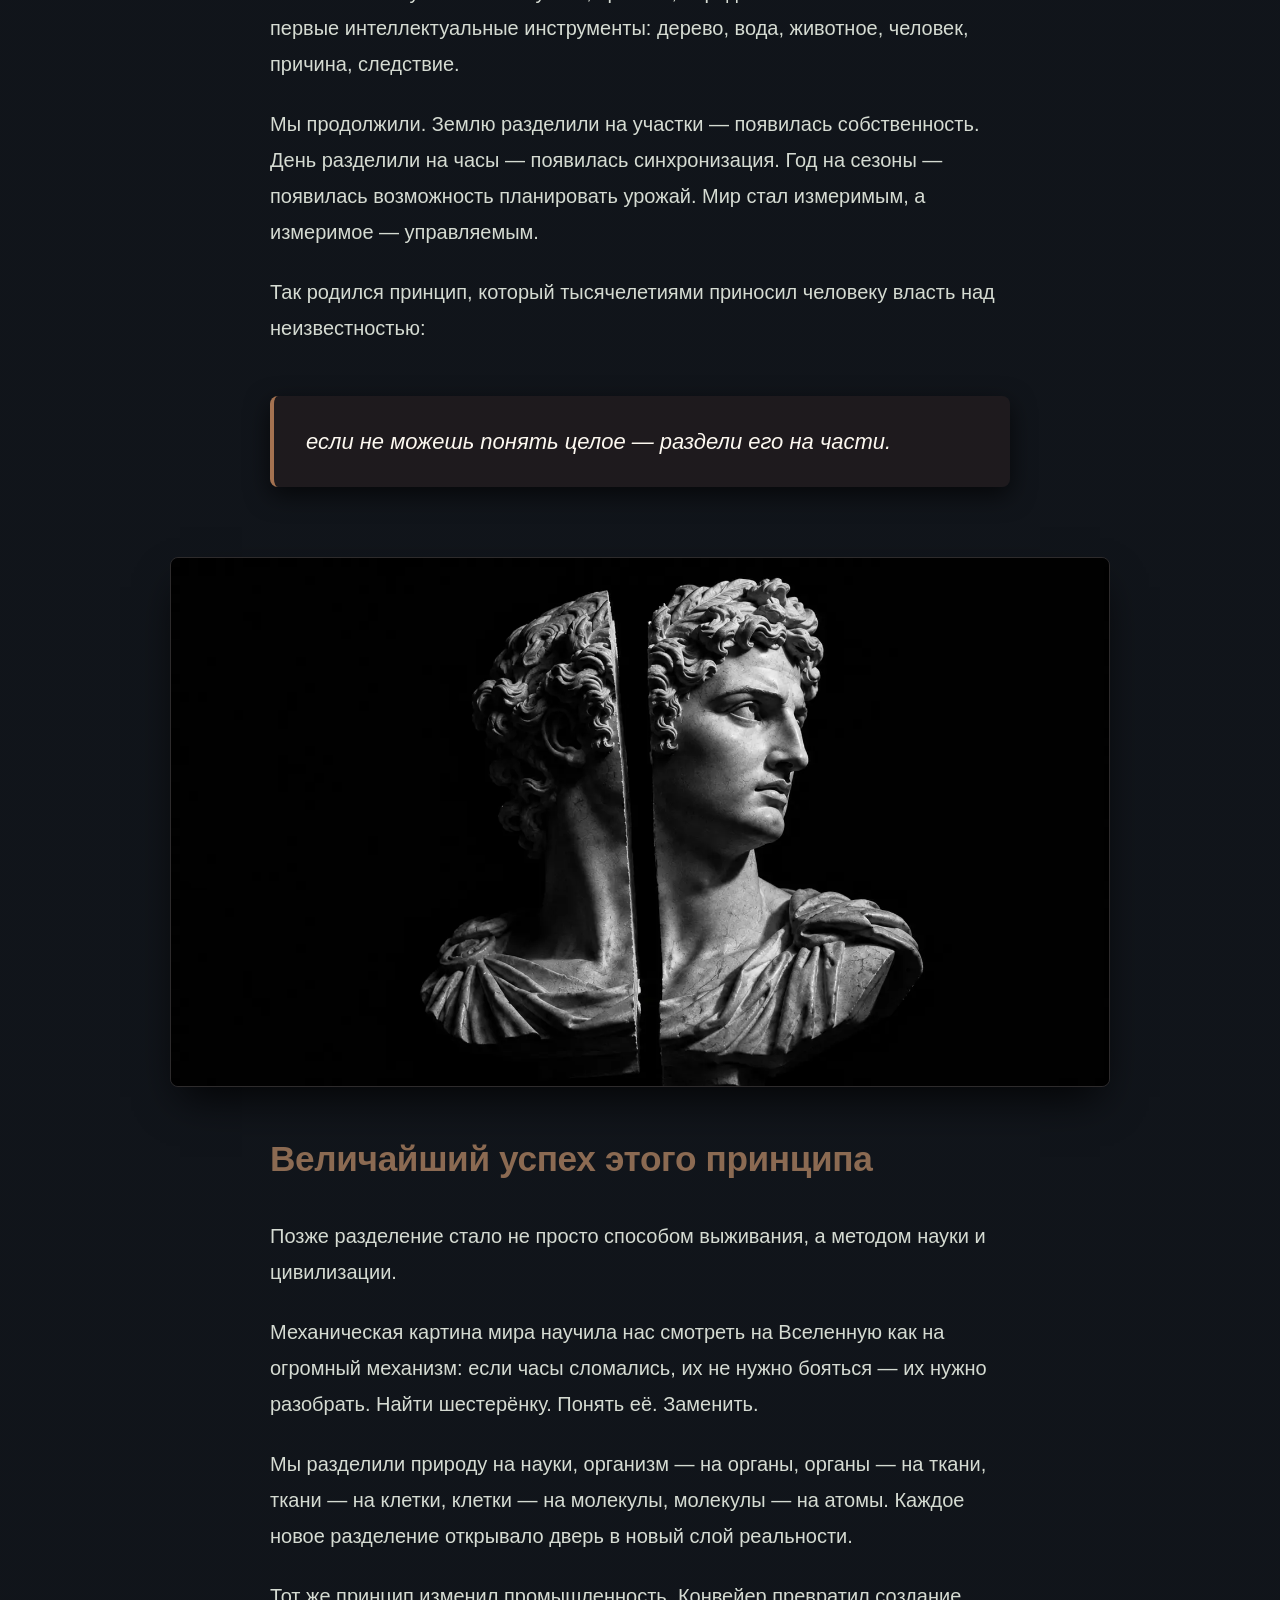
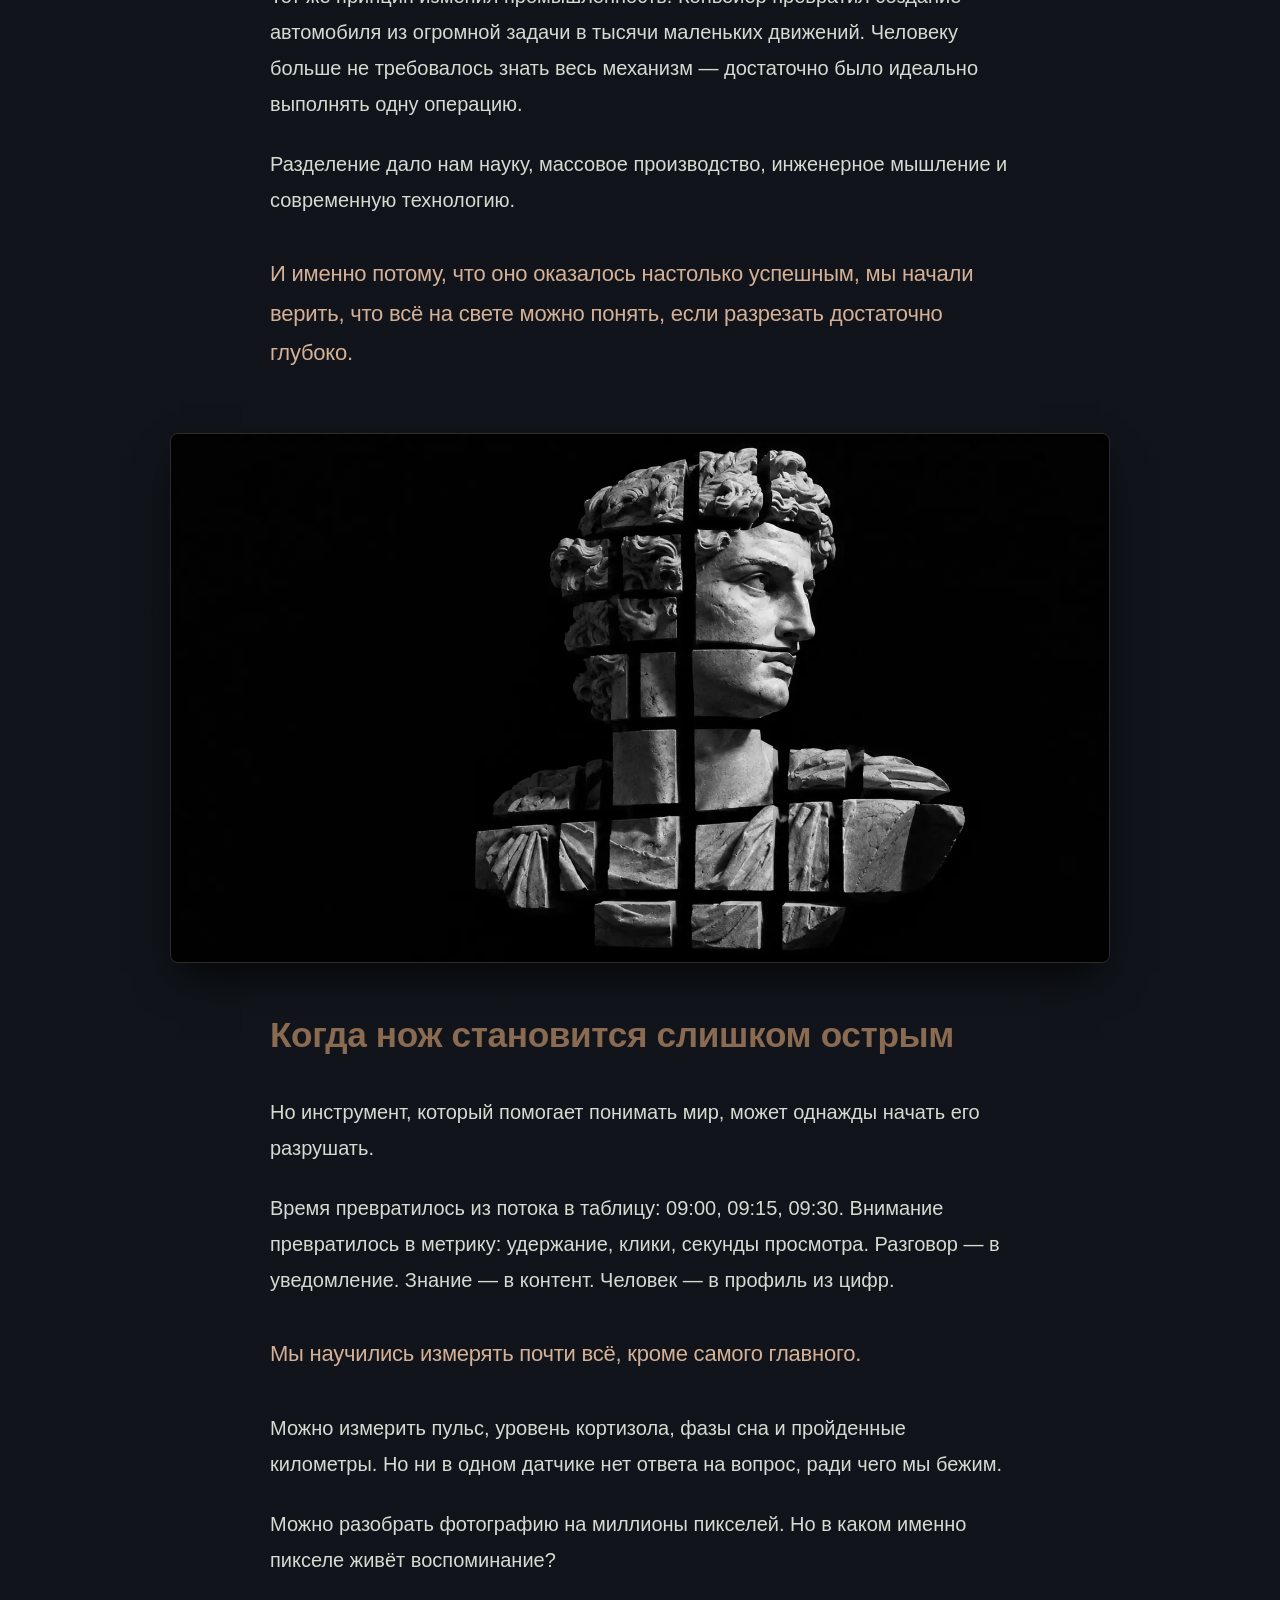
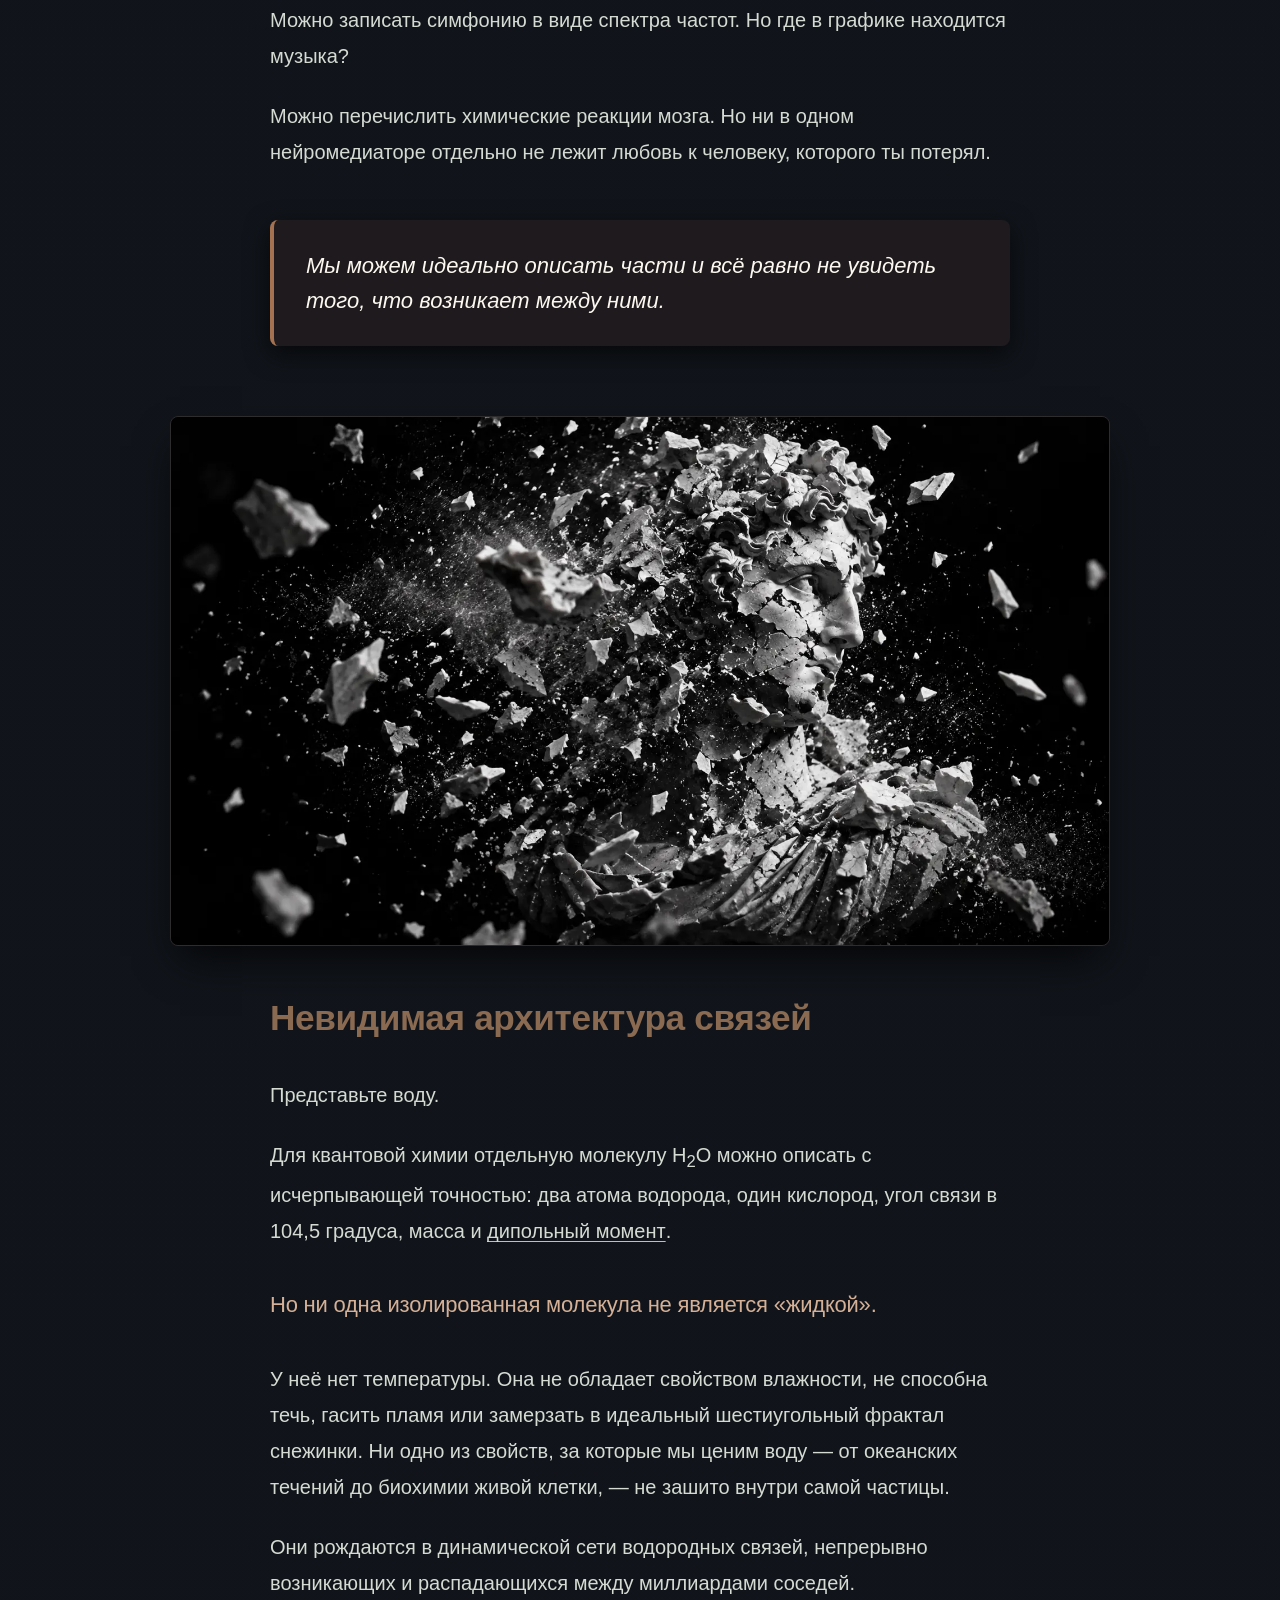
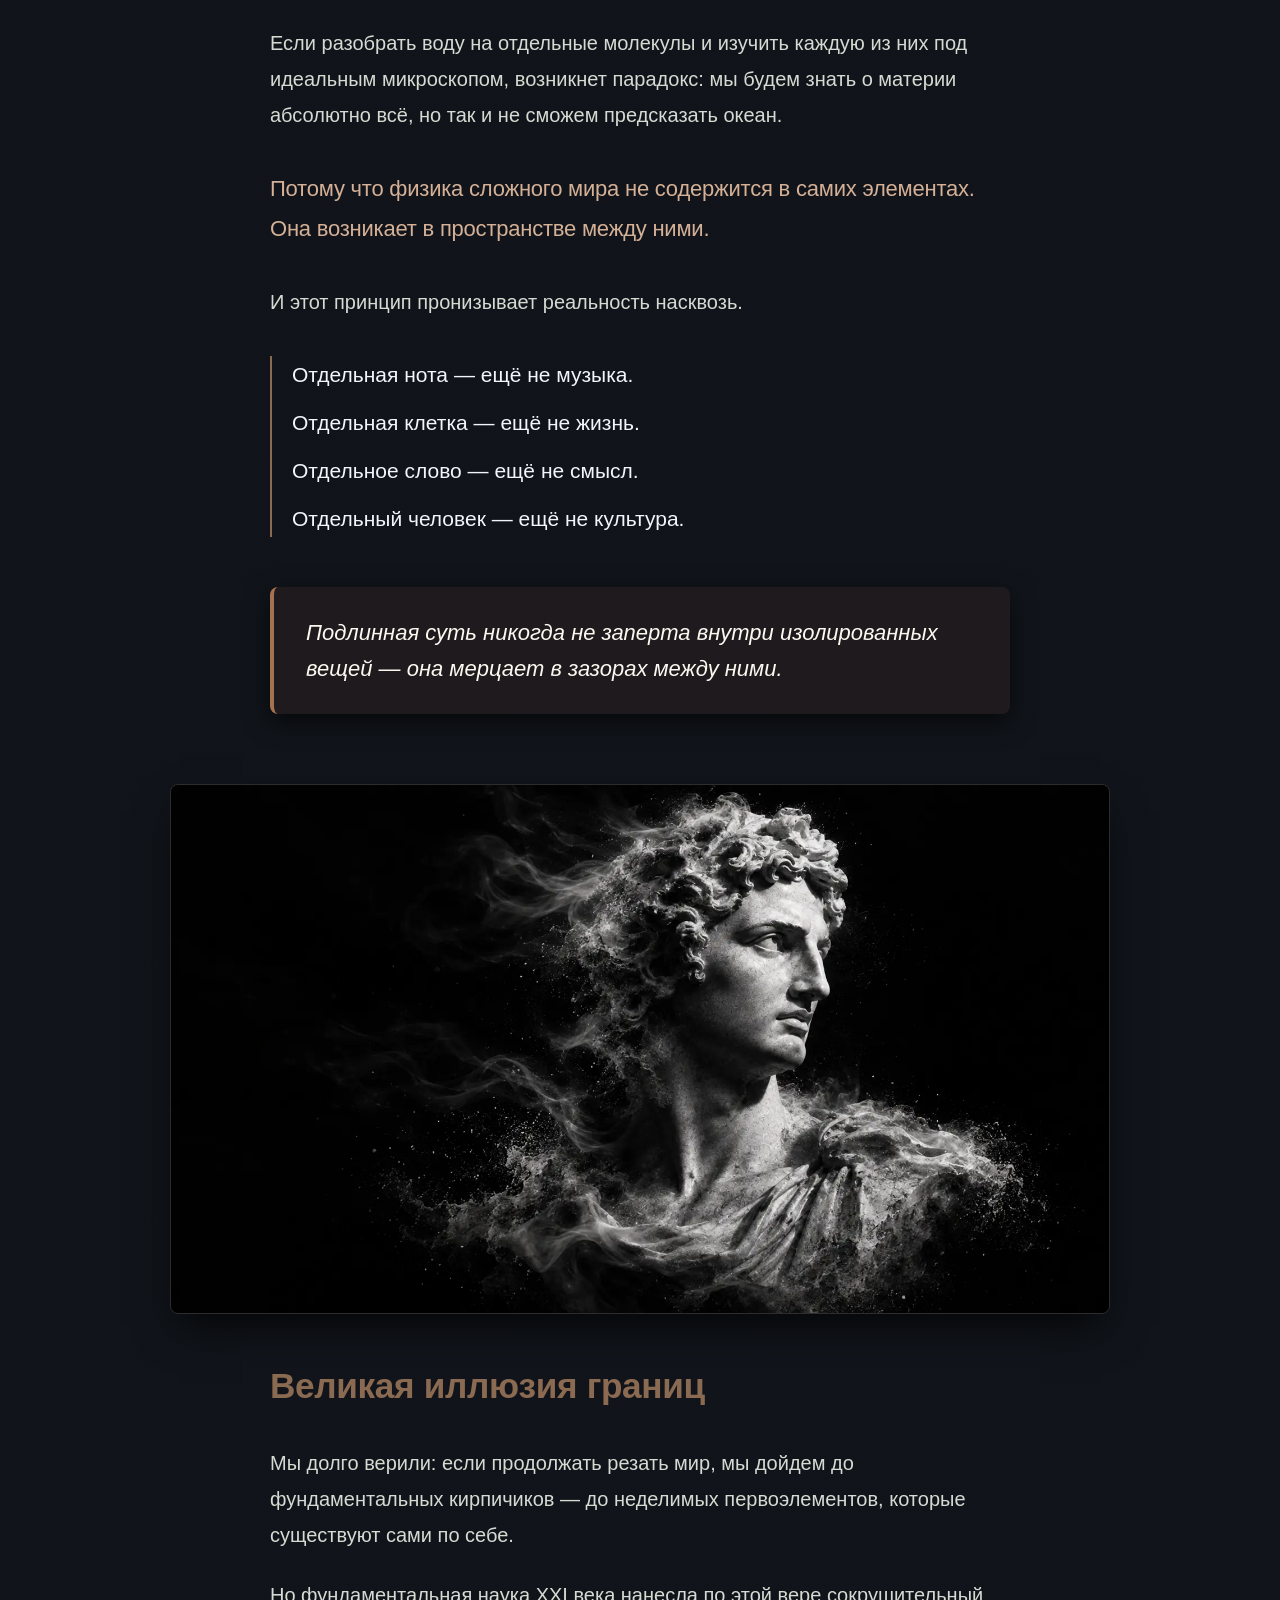
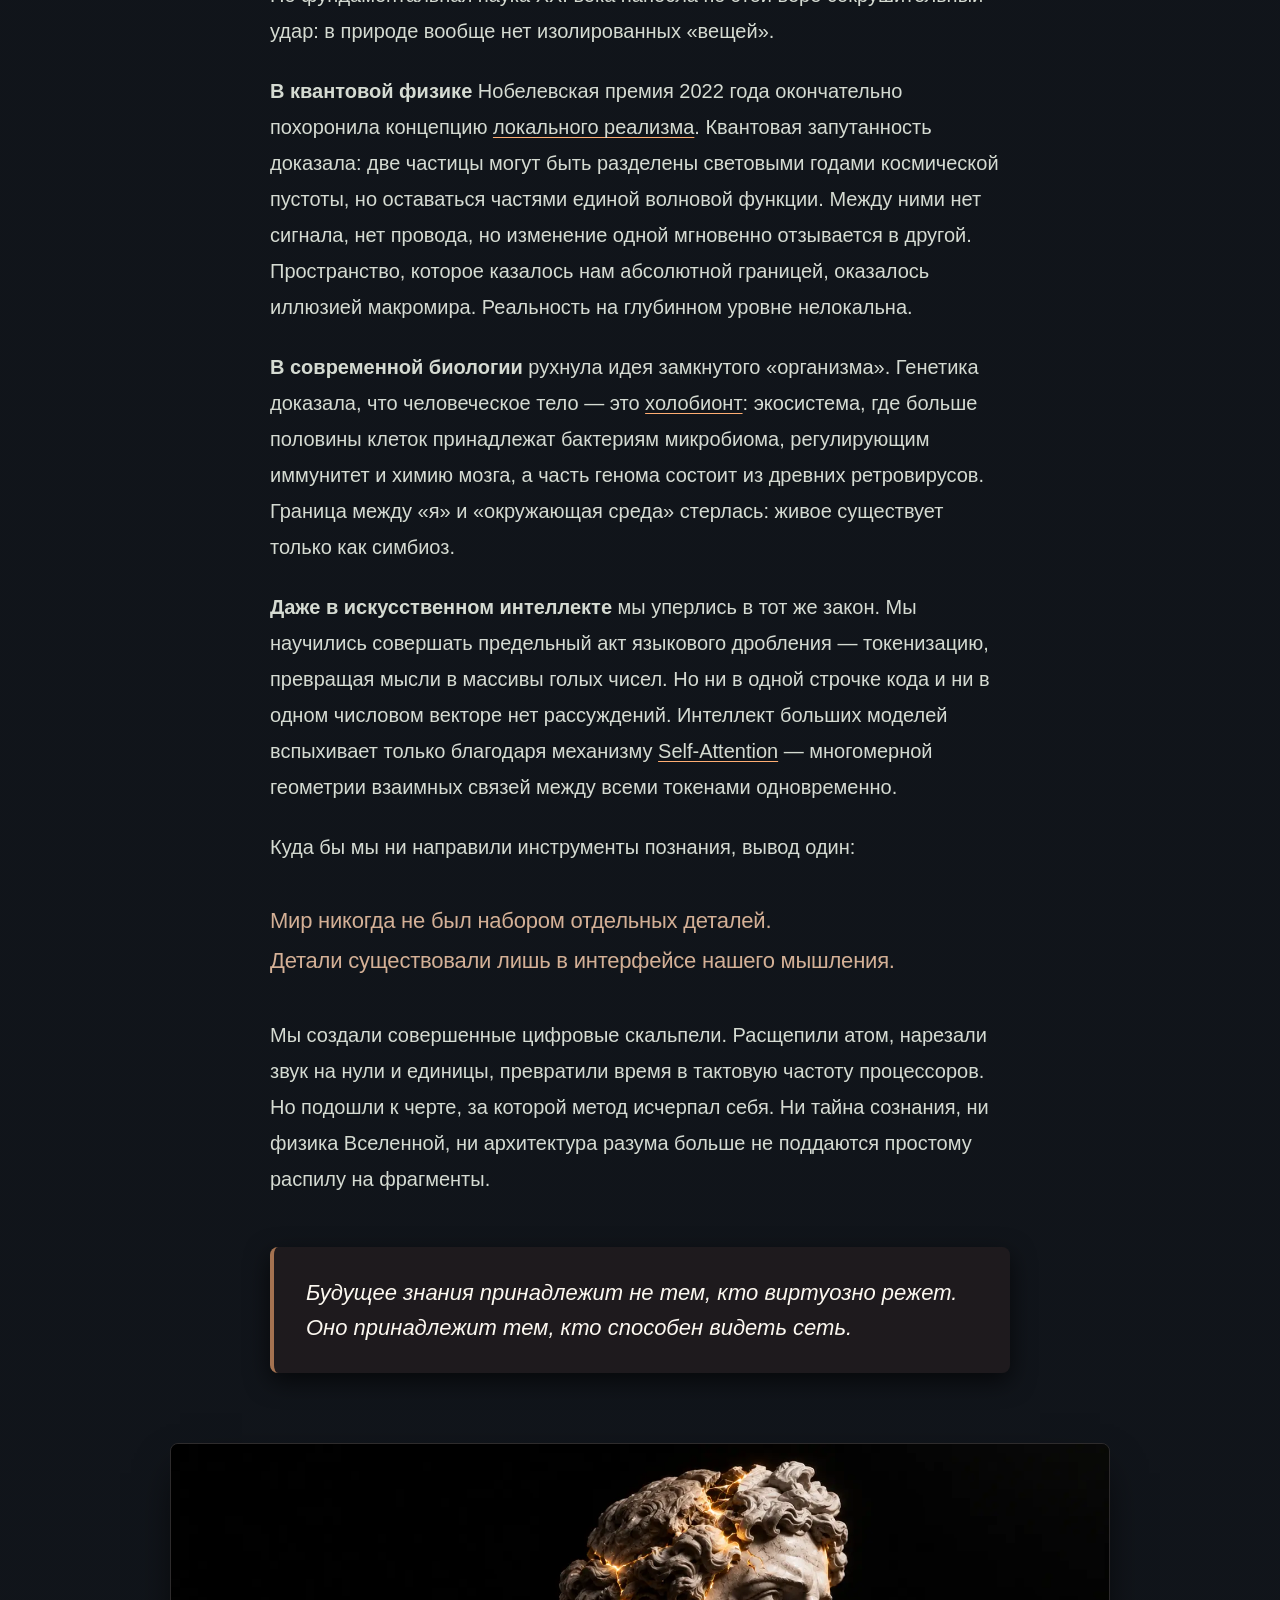
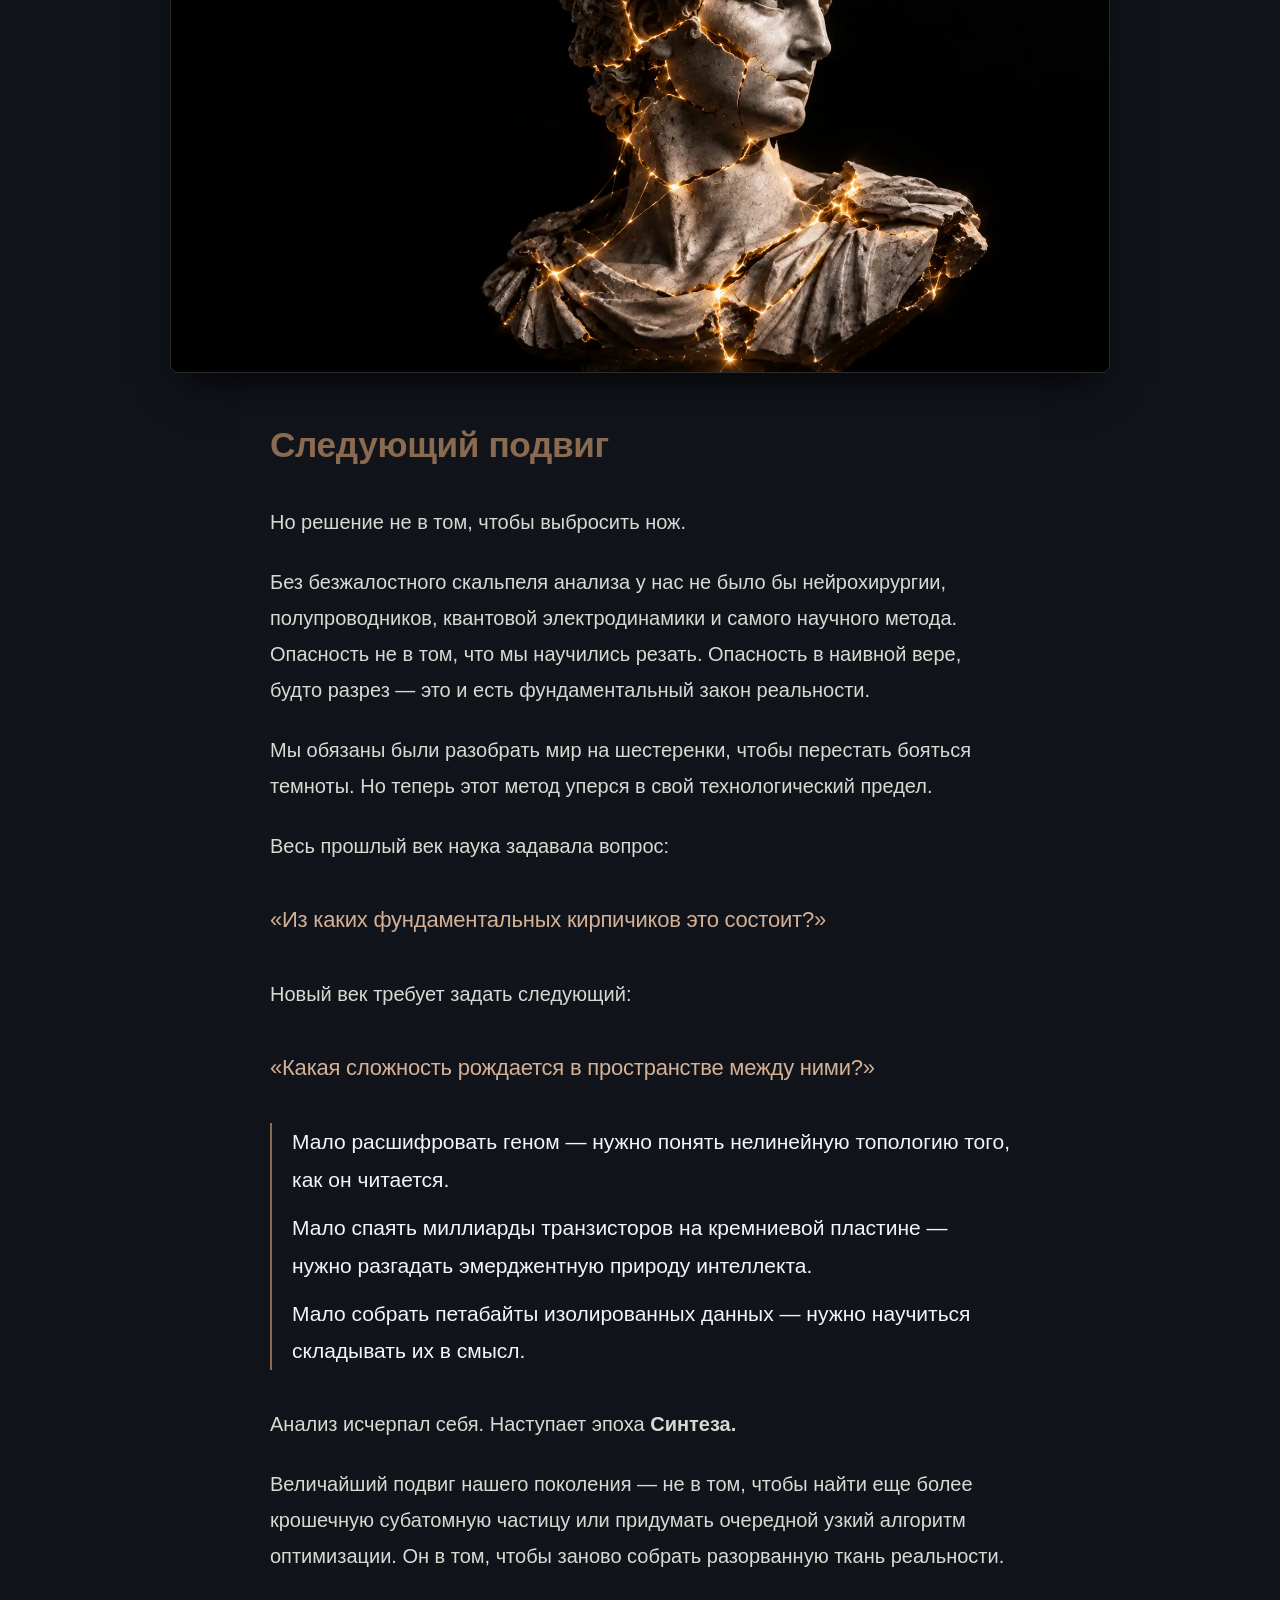
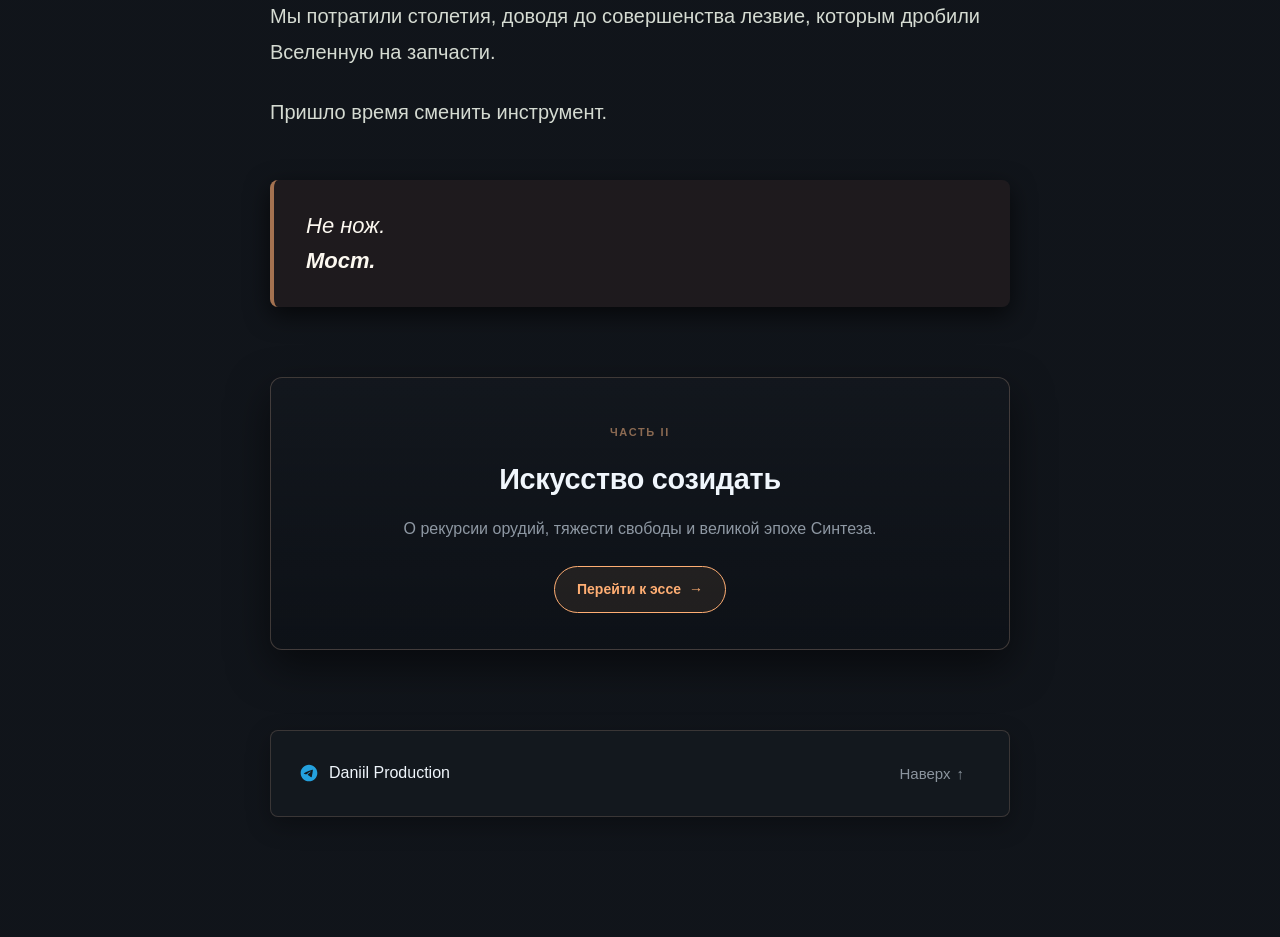
<file: ru/index.html>
<!DOCTYPE html>
<html lang="ru">
<head>
    <meta charset="UTF-8">
    <meta name="viewport" content="width=device-width, initial-scale=1.0">
    <meta name="description" content="Тысячелетиями человек подчинял мир с помощью одного правила: если не можешь понять целое — раздели его на части. Но что происходит, когда разрез доходит до предела?">
    <meta name="robots" content="index, follow">
    <meta name="yandex-verification" content="59affaaf15dfb2dc" />
    <meta property="og:title" content="Искусство разделять">
    <meta property="og:description" content="Тысячелетиями человек подчинял мир с помощью одного правила: если не можешь понять целое — раздели его на части. Но что происходит, когда разрез доходит до предела?">
    <meta property="og:type" content="website">
    <meta property="og:url" content="https://division.daniilproduction.com/ru/">
    <meta property="og:image" content="https://division.daniilproduction.com/img/1.png">
    <meta property="og:image:width" content="1024">
    <meta property="og:image:height" content="1024">

    <meta name="twitter:card" content="summary_large_image">
    <meta name="twitter:title" content="Искусство разделять">
    <meta name="twitter:description" content="Тысячелетиями человек подчинял мир с помощью одного правила: если не можешь понять целое — раздели его на части. Но что происходит, когда разрез доходит до предела?">
    <meta name="twitter:image" content="https://division.daniilproduction.com/img/1.png">

    <title>Искусство разделять</title>
    <link rel="icon" href="/img/icon.svg" type="image/svg+xml">
    <link rel="stylesheet" href="/style.css">

    <link rel="canonical" href="https://division.daniilproduction.com/ru/">
    <link rel="alternate" hreflang="ru" href="https://division.daniilproduction.com/ru/">
    <link rel="alternate" hreflang="en" href="https://division.daniilproduction.com/">
    <link rel="alternate" hreflang="x-default" href="https://division.daniilproduction.com/">

    <script type="application/ld+json">
    {
        "@context": "https://schema.org",
        "@type": "Article",
        "headline": "Искусство разделять",
        "image": "https://division.daniilproduction.com/img/1.png",
        "inLanguage": "ru",
        "author": {
            "@type": "Person",
            "name": "Daniil"
        },
        "publisher": {
            "@type": "Organization",
            "name": "Daniil Production"
        }
    }
    </script>
</head>

<body>
    <div class="top-controls-left">
        <button id="menu-toggle" class="menu-toggle-btn" aria-label="Open table of contents">
            <span class="menu-icon">☰</span>
            <span class="menu-text">Главы</span>
        </button>

        <button id="music-toggle" class="menu-toggle-btn audio-btn" aria-label="Open soundtrack">
            <span class="menu-icon">🎧</span>
        </button>
    </div>
    <div id="sidebar-overlay" class="sidebar-overlay"></div>
    <aside id="sidebar" class="sidebar-card">
        <div class="sidebar-header">
            <span class="sidebar-title">ОГЛАВЛЕНИЕ</span>
            <button id="menu-close" class="sidebar-close-btn">&times;</button>
        </div>
        
        <nav class="sidebar-nav">
            <a href="#chapter-1" class="sidebar-link">
                <span class="ch-num">1</span>
                <span class="ch-name">Первый разрез</span>
            </a>
            <a href="#chapter-2" class="sidebar-link">
                <span class="ch-num">2</span>
                <span class="ch-name">Величайший успех</span>
            </a>
            <a href="#chapter-3" class="sidebar-link">
                <span class="ch-num">3</span>
                <span class="ch-name">Слишком острый нож</span>
            </a>
            <a href="#chapter-4" class="sidebar-link">
                <span class="ch-num">4</span>
                <span class="ch-name">Архитектура связей</span>
            </a>
            <a href="#chapter-5" class="sidebar-link">
                <span class="ch-num">5</span>
                <span class="ch-name">Иллюзия границ</span>
            </a>
            <a href="#chapter-6" class="sidebar-link">
                <span class="ch-num">6</span>
                <span class="ch-name">Следующий подвиг</span>
            </a>
        </nav>

        <div class="sidebar-series">
            <span class="series-label">СЕРИЯ ЭССЕ</span>
            <a href="https://division.daniilproduction.com/ru/" class="series-link active">I. Искусство разделять</a>
            <a href="https://creation.daniilproduction.com/ru/" class="series-link">II. Искусство созидать</a>
            <a href="https://continue.daniilproduction.com/ru/" class="series-link">III. Искусство продолжаться</a>
        </div>

    </aside>

    <aside id="music-sidebar" class="sidebar-card">
        <div class="sidebar-header">
            <span class="sidebar-title">МУЗЫКА ДЛЯ ЧТЕНИЯ</span>
            <button id="music-close" class="sidebar-close-btn">&times;</button>
        </div>
        <div class="music-list">
            <div class="music-item active" data-index="0">
                <div class="music-item-info">
                    <span class="music-num">1</span>
                    <div>
                        <div class="music-name">Ambient Cinematic</div>
                        <div class="music-author">VelarioMusic</div>
                    </div>
                </div>
                <span class="music-duration">3:23</span>
            </div>
            <div class="music-item" data-index="1">
                <div class="music-item-info">
                    <span class="music-num">2</span>
                    <div>
                        <div class="music-name">Documentary Cinematic</div>
                        <div class="music-author">leberch</div>
                    </div>
                </div>
                <span class="music-duration">2:38</span>
            </div>
        </div>
        <div class="player-panel">
            <div class="player-time-row">
                <span id="player-current-time">0:00</span>
                <span id="player-total-time">3:23</span>
            </div>
            
            <input type="range" id="player-progress" class="player-slider" min="0" max="100" value="0" step="0.1">

            <div class="player-actions">
                <button id="player-play-btn" class="player-play-btn" aria-label="Play/Pause">▶</button>
            </div>
        </div>
    </aside>

    <div id="progress-bar"></div>
    <audio id="main-audio" preload="none"></audio>
    <div class="top-lang-switch">
        <a class="lang-btn active">RU</a>
        <span class="lang-divider">|</span>
        <a href="/" class="lang-btn">EN</a>
    </div>
    <header>
        <h1>ИСКУССТВО РАЗДЕЛЯТЬ</h1>
        <blockquote class="epigraph">
            <p class="epigraph-text">«Все модели ошибочны, но некоторые из них полезны»</p>
            <cite class="epigraph-author">— Джордж Бокс, математик и один из создателей современной статистики</cite>
        </blockquote>
        <div class="reading-meta">
            <span>⏱ ~6 мин чтения</span>
        </div>
    </header>

    <main class="container">
        <section class="chapter" id="chapter-1">
            <img src="/img/1.webp" alt="Первый разрез" class="chapter-img">
            <h2>Первый разрез</h2>
            <p>Когда-то мир не был картой. Не существовало стран, часов, названий рек и границ. Лес не состоял из «деревьев», река не была «рекой», а ночь могла быть одновременно временем, пространством и угрозой. Для древнего человека мир был не набором объектов, а одним огромным событием, где гром, голод, холод, огонь и смерть существовали почти без чётких границ.</p>
            <p>А потом человек взял камень и сделал первый разрез. Он отделил мясо от кости, корень от земли, съедобное от ядовитого, своё племя от чужого. Но ещё важнее было другое: человек научился делать разрезы в собственном сознании.</p>
            <p class="highlight">Назвать вещь — значит отделить её от хаоса.</p>
            <p>Когда человек говорит «огонь», бесконечное явление природы превращается в понятие. Его уже можно изучать, хранить, передавать. Так появились первые интеллектуальные инструменты: дерево, вода, животное, человек, причина, следствие.</p>
            <p>Мы продолжили. Землю разделили на участки — появилась собственность. День разделили на часы — появилась синхронизация. Год на сезоны — появилась возможность планировать урожай. Мир стал измеримым, а измеримое — управляемым.</p>
            <p>Так родился принцип, который тысячелетиями приносил человеку власть над неизвестностью:</p>
            <blockquote class="manifesto">
                <p>если не можешь понять целое — раздели его на части.</p>
            </blockquote>
        </section>

        <section class="chapter" id="chapter-2">
            <img src="/img/2.webp" alt="Величайший успех этого принципа" class="chapter-img">
            <h2>Величайший успех этого принципа</h2>
            <p>Позже разделение стало не просто способом выживания, а методом науки и цивилизации.</p>
            <p>Механическая картина мира научила нас смотреть на Вселенную как на огромный механизм: если часы сломались, их не нужно бояться — их нужно разобрать. Найти шестерёнку. Понять её. Заменить.</p>
            <p>Мы разделили природу на науки, организм — на органы, органы — на ткани, ткани — на клетки, клетки — на молекулы, молекулы — на атомы. Каждое новое разделение открывало дверь в новый слой реальности.</p>
            <p>Тот же принцип изменил промышленность. Конвейер превратил создание автомобиля из огромной задачи в тысячи маленьких движений. Человеку больше не требовалось знать весь механизм — достаточно было идеально выполнять одну операцию.</p>
            <p>Разделение дало нам науку, массовое производство, инженерное мышление и современную технологию.</p>
            <p class="highlight">И именно потому, что оно оказалось настолько успешным, мы начали верить, что всё на свете можно понять, если разрезать достаточно глубоко.</p>
        </section>

        <section class="chapter" id="chapter-3">
            <img src="/img/3.webp" alt="Когда нож становится слишком острым" class="chapter-img">
            <h2>Когда нож становится слишком острым</h2>
            <p>Но инструмент, который помогает понимать мир, может однажды начать его разрушать.</p>
            <p>Время превратилось из потока в таблицу: 09:00, 09:15, 09:30. Внимание превратилось в метрику: удержание, клики, секунды просмотра. Разговор — в уведомление. Знание — в контент. Человек — в профиль из цифр.</p>
            <p class="highlight">Мы научились измерять почти всё, кроме самого главного.</p>
            <p>Можно измерить пульс, уровень кортизола, фазы сна и пройденные километры. Но ни в одном датчике нет ответа на вопрос, ради чего мы бежим.</p>
            <p>Можно разобрать фотографию на миллионы пикселей. Но в каком именно пикселе живёт воспоминание?</p>
            <p>Можно записать симфонию в виде спектра частот. Но где в графике находится музыка?</p>
            <p>Можно перечислить химические реакции мозга. Но ни в одном нейромедиаторе отдельно не лежит любовь к человеку, которого ты потерял.</p>
            <blockquote class="manifesto">
                <p>Мы можем идеально описать части и всё равно не увидеть того, что возникает между ними.</p>
            </blockquote>
        </section>


        <section class="chapter" id="chapter-4">
            <img src="/img/4.webp" alt="Невидимая архитектура связей" class="chapter-img">
            <h2>Невидимая архитектура связей</h2>
            <p>Представьте воду.</p>
            <p>Для квантовой химии отдельную молекулу H<sub>2</sub>O можно описать с исчерпывающей точностью: два атома водорода, один кислород, угол связи в 104,5 градуса, масса и <span class="term" data-definition="Дипольный момент — асимметрия электрического заряда молекулы (плюс на одном конце, минус на другом), благодаря которой молекулы воды притягиваются друг к другу.">дипольный момент</span>.</p>
            <p class="highlight">Но ни одна изолированная молекула не является «жидкой».</p>
            <p>У неё нет температуры. Она не обладает свойством влажности, не способна течь, гасить пламя или замерзать в идеальный шестиугольный фрактал снежинки. Ни одно из свойств, за которые мы ценим воду — от океанских течений до биохимии живой клетки, — не зашито внутри самой частицы.</p>
            <p>Они рождаются в динамической сети водородных связей, непрерывно возникающих и распадающихся между миллиардами соседей.</p>
            <p>Если разобрать воду на отдельные молекулы и изучить каждую из них под идеальным микроскопом, возникнет парадокс: мы будем знать о материи абсолютно всё, но так и не сможем предсказать океан.</p>
            <p class="highlight">Потому что физика сложного мира не содержится в самих элементах. Она возникает в пространстве между ними.</p>
            <p>И этот принцип пронизывает реальность насквозь.</p>
            <div class="rhythm-block">
                <p>Отдельная нота — ещё не музыка.</p>
                <p>Отдельная клетка — ещё не жизнь.</p>
                <p>Отдельное слово — ещё не смысл.</p>
                <p>Отдельный человек — ещё не культура.</p>
            </div>
            <blockquote class="manifesto">
                <p>Подлинная суть никогда не заперта внутри изолированных вещей — она мерцает в зазорах между ними.</p>
            </blockquote>
        </section>

        <section class="chapter" id="chapter-5">
            <img src="/img/5.webp" alt="Великая иллюзия границ" class="chapter-img">
            <h2>Великая иллюзия границ</h2>
            <p>Мы долго верили: если продолжать резать мир, мы дойдем до фундаментальных кирпичиков — до неделимых первоэлементов, которые существуют сами по себе.</p>
            <p>Но фундаментальная наука XXI века нанесла по этой вере сокрушительный удар: в природе вообще нет изолированных «вещей».</p>
            <p><strong>В квантовой физике</strong> Нобелевская премия 2022 года окончательно похоронила концепцию <span class="term" data-definition="Классическое убеждение, что физические объекты существуют независимо от наблюдения (реализм) и влияют друг на друга не быстрее скорости света (локальность). Опровергнуто квантовой механикой.">локального реализма</span>. Квантовая запутанность доказала: две частицы могут быть разделены световыми годами космической пустоты, но оставаться частями единой волновой функции. Между ними нет сигнала, нет провода, но изменение одной мгновенно отзывается в другой. Пространство, которое казалось нам абсолютной границей, оказалось иллюзией макромира. Реальность на глубинном уровне нелокальна.</p>
            <p><strong>В современной биологии</strong> рухнула идея замкнутого «организма». Генетика доказала, что человеческое тело — это <span class="term" data-definition="Холобионт — единый симбиотический макроорганизм, состоящий из тела хозяина и триллионов микроорганизмов, без которых его иммунитет, обмен веществ и мозг не могут работать.">холобионт</span>: экосистема, где больше половины клеток принадлежат бактериям микробиома, регулирующим иммунитет и химию мозга, а часть генома состоит из древних ретровирусов. Граница между «я» и «окружающая среда» стерлась: живое существует только как симбиоз.</p>
            <p><strong>Даже в искусственном интеллекте</strong> мы уперлись в тот же закон. Мы научились совершать предельный акт языкового дробления — токенизацию, превращая мысли в массивы голых чисел. Но ни в одной строчке кода и ни в одном числовом векторе нет рассуждений. Интеллект больших моделей вспыхивает только благодаря механизму <span class="term" data-definition="Self-Attention (самовнимание) — алгоритм в трансформерных нейросетях, который оценивает контекстную связь каждого слова со всеми остальными словами текста одновременно.">Self-Attention</span> — многомерной геометрии взаимных связей между всеми токенами одновременно.</p>
            <p>Куда бы мы ни направили инструменты познания, вывод один:</p>
            <p class="highlight">Мир никогда не был набором отдельных деталей.<br>Детали существовали лишь в интерфейсе нашего мышления.</p>
            <p>Мы создали совершенные цифровые скальпели. Расщепили атом, нарезали звук на нули и единицы, превратили время в тактовую частоту процессоров. Но подошли к черте, за которой метод исчерпал себя. Ни тайна сознания, ни физика Вселенной, ни архитектура разума больше не поддаются простому распилу на фрагменты.</p>
            <blockquote class="manifesto">
                <p>Будущее знания принадлежит не тем, кто виртуозно режет. Оно принадлежит тем, кто способен видеть сеть.</p>
            </blockquote>
        </section>

        <section class="chapter" id="chapter-6">
            <img src="/img/6.webp" alt="Следующий подвиг" class="chapter-img">
            <h2>Следующий подвиг</h2>
            <p>Но решение не в том, чтобы выбросить нож.</p>
            <p>Без безжалостного скальпеля анализа у нас не было бы нейрохирургии, полупроводников, квантовой электродинамики и самого научного метода. Опасность не в том, что мы научились резать. Опасность в наивной вере, будто разрез — это и есть фундаментальный закон реальности.</p>
            <p>Мы обязаны были разобрать мир на шестеренки, чтобы перестать бояться темноты. Но теперь этот метод уперся в свой технологический предел.</p>
            <p>Весь прошлый век наука задавала вопрос:</p>
            <p class="highlight">«Из каких фундаментальных кирпичиков это состоит?»</p>
            <p>Новый век требует задать следующий:</p>
            <p class="highlight">«Какая сложность рождается в пространстве между ними?»</p>
            <div class="rhythm-block">
                <p>Мало расшифровать геном — нужно понять нелинейную топологию того, как он читается.</p>
                <p>Мало спаять миллиарды транзисторов на кремниевой пластине — нужно разгадать эмерджентную природу интеллекта.</p>
                <p>Мало собрать петабайты изолированных данных — нужно научиться складывать их в смысл.</p>
            </div>
            <p>Анализ исчерпал себя. Наступает эпоха <strong>Синтеза.</strong></p>
            <p>Величайший подвиг нашего поколения — не в том, чтобы найти еще более крошечную субатомную частицу или придумать очередной узкий алгоритм оптимизации. Он в том, чтобы заново собрать разорванную ткань реальности.</p>
            <p>Мы потратили столетия, доводя до совершенства лезвие, которым дробили Вселенную на запчасти.</p>
            <p>Пришло время сменить инструмент.</p>
            <blockquote class="manifesto">
                <p>Не нож.<br><strong>Мост.</strong></p>
            </blockquote>
        </section>

        <div class="next-essay-card">
            <span class="next-essay-label">ЧАСТЬ II</span>
            <h3 class="next-essay-title">Искусство созидать</h3>
            <p class="next-essay-desc">О рекурсии орудий, тяжести свободы и великой эпохе Синтеза.</p>
            <a href="https://creation.daniilproduction.com/ru/" class="next-essay-btn">
                <span>Перейти к эссе</span>
                <span class="arrow">→</span>
            </a>
        </div>

        <footer class="site-footer">
            <a href="https://t.me/DaniilProduction" target="_blank" rel="noopener noreferrer" class="footer-tg">
                <svg width="20" height="20" viewBox="0 0 24 24" fill="currentColor">
                    <path d="M12 2C6.48 2 2 6.48 2 12s4.48 10 10 10 10-4.48 10-10S17.52 2 12 2zm4.64 6.8c-.15 1.58-.8 5.42-1.13 7.19-.14.75-.42 1-.68 1.03-.58.05-1.02-.38-1.58-.75-.88-.58-1.38-.94-2.23-1.5-.99-.65-.35-1.01.22-1.59.15-.15 2.71-2.48 2.76-2.69a.2.2 0 00-.05-.18c-.06-.05-.14-.03-.21-.02-.09.02-1.49.95-4.22 2.79-.4.27-.76.41-1.08.4-.36-.01-1.04-.2-1.55-.37-.63-.2-1.12-.31-1.08-.66.02-.18.27-.36.75-.55 2.92-1.27 4.86-2.11 5.83-2.51 2.78-1.16 3.35-1.36 3.73-1.36.08 0 .27.02.39.12.1.08.13.19.14.27-.01.06.01.24 0 .38z"/>
                </svg>
                <span>Daniil Production</span>
            </a>
            <a href="#" class="back-to-top">
                <span>Наверх</span>
                <span class="arrow">↑</span>
            </a>
        </footer>
    </main>
    <script src="/script.js"></script>
</body>
</html>
</file>
<file: style.css>
html {
    scroll-behavior: smooth;
}

* {
    margin: 0;
    padding: 0;
    box-sizing: border-box;
}

::selection {
    background-color: rgba(255, 174, 115, 0.28);
    color: #ffffff;
}

::-moz-selection {
    background-color: rgba(255, 174, 115, 0.28);
    color: #ffffff;
}

body {
    background-color: #0d1117;
    background-image: radial-gradient(ellipse 70% 400px at 50% 0%, rgb(255 255 255 / 12%), #c4c4c405);
    background-repeat: no-repeat;
    color: #d5dbd2;
    font-family: -apple-system, BlinkMacSystemFont, "Segoe UI", Roboto, sans-serif;
    font-size: 18px;
    line-height: 1.8;
    padding-bottom: 120px;
}

.top-lang-switch {
    position: absolute;
    top: 24px;
    right: 32px;
    z-index: 999;
    display: flex;
    align-items: center;
    gap: 10px;
    background-color: rgb(51 60 71 / 70%); 
    border: 1px solid rgba(212, 176, 150, 0.25);
    padding: 6px 14px;
    border-radius: 6px;
    font-size: 14px;
    font-weight: 600;
    box-shadow: 0 4px 16px rgb(0 0 0 / 69%);
}

.lang-btn {
    color: #8b949e;
    text-decoration: none;
    transition: color 0.15s ease;
}

.lang-btn:hover {
    color: #f0f6fc;
}

.lang-btn.active {
    color: #f0f6fc;
    cursor: default;
}

.lang-divider {
    color: #30363d;
    user-select: none;
}

header {
    text-align: center;
    padding: 60px 20px 50px;
    max-width: 800px;
    margin: 0 auto;
}

header h1 {
    font-size: 3.2rem;
    letter-spacing: 0.05em;
    color: #ffffff;
    margin-bottom: 24px;
    text-transform: uppercase;
}

.epigraph {
    max-width: 600px;
    margin: 0 auto;
    font-style: italic;
    color: #bfb0b0;
}

.epigraph-text {
    font-size: 1.2rem;
    margin-bottom: 8px;
}

.epigraph-author {
    display: block;
    font-size: 1rem;
    font-style: normal;
    color: #bfb0b0;
}

.container {
    max-width: 1000px;
    margin: 0 auto;
    padding: 0 30px;
}

.chapter-img {
    width: 100%;
    height: auto;
    display: block;
    border-radius: 8px;
    margin: 60px 0 40px;
    border: 1px solid rgba(212, 176, 150, 0.15);
    box-shadow: 0 20px 40px -10px rgb(0 0 0 / 81%), 0 0 0 1px rgb(255 255 255 / 0%);
}

.chapter h2 {
    font-size: 2.2rem;
    color: #8b6a52;
    margin-bottom: 28px;
    letter-spacing: -0.01em;
    max-width: 740px;
    margin-left: auto;
    margin-right: auto;
}

.chapter p {
    font-size: 20px;
    line-height: 1.8;
    color: #d5dbd2;
    margin-bottom: 24px;
    max-width: 740px;
    margin-left: auto;
    margin-right: auto;
}

.chapter p.highlight {
    color: #d4b096;
    font-size: 22px;
    font-weight: 500;
    margin: 36px auto;
    letter-spacing: -0.01em;
}

.chapter blockquote.manifesto {
    max-width: 740px;
    margin: 50px auto 70px;
    padding: 28px 32px;
    background-color: rgb(50 35 35 / 43%);
    border-left: 4px solid #ffae7399;
    border-radius: 8px;
    box-shadow: 0 8px 24px rgb(0 0 0 / 64%);
}

.chapter blockquote.manifesto p {
    color: #fcf8f0;
    font-size: 22px;
    line-height: 1.6;
    font-style: italic;
    margin-bottom: 0;
}

#progress-bar {
    position: fixed;
    top: 0;
    left: 0;
    height: 2px;
    width: 0%;
    background-color: #ffae73;
    box-shadow: 0 0 10px rgba(255, 174, 115, 0.5);
    z-index: 10000;
    transition: width 0.05s ease-out;
}

.rhythm-block {
    max-width: 740px;
    margin: 36px auto;
    padding-left: 20px;
    border-left: 2px solid #8b6a52;
}

.rhythm-block p {
    font-size: 21px;
    color: #f0f6fc;
    margin-bottom: 10px;
}

.rhythm-block p:last-child {
    margin-bottom: 0;
}

.site-footer {
    max-width: 740px;
    margin: 80px auto 0;
    display: flex;
    justify-content: space-between;
    align-items: center;
    padding: 20px 28px;
    background-color: rgba(22, 27, 34, 0.6);
    border: 1px solid rgba(212, 176, 150, 0.2);
    border-radius: 8px;
    box-shadow: 0 8px 24px rgba(0, 0, 0, 0.3);
}

.footer-tg {
    display: flex;
    align-items: center;
    gap: 10px;
    color: #f0f6fc;
    text-decoration: none;
    font-size: 16px;
    font-weight: 500;
    transition: color 0.2s ease, transform 0.2s ease;
}

.footer-tg svg {
    color: #24A1DE;
    transition: transform 0.2s ease;
}

.footer-tg:hover {
    color: #ffae73;
}

.footer-tg:hover svg {
    transform: scale(1.1);
}

.back-to-top {
    display: flex;
    align-items: center;
    gap: 6px;
    color: #8b949e;
    text-decoration: none;
    font-size: 15px;
    padding: 8px 16px;
    border-radius: 6px;
    border: 1px solid transparent;
    transition: all 0.2s ease;
}

.back-to-top:hover {
    color: #f0f6fc;
    background-color: rgba(255, 255, 255, 0.05);
    border-color: rgba(255, 255, 255, 0.1);
}

.back-to-top .arrow {
    transition: transform 0.2s ease;
}

.back-to-top:hover .arrow {
    transform: translateY(-2px);
}

.menu-toggle-btn {
    position: static;
    display: flex;
    align-items: center;
    gap: 8px;
    background-color: rgba(22, 27, 34, 0.75);
    border: 1px solid rgba(212, 176, 150, 0.25);
    padding: 6px 14px;
    border-radius: 6px;
    color: #f0f6fc;
    font-size: 14px;
    font-weight: 600;
    cursor: pointer;
    backdrop-filter: blur(8px);
    box-shadow: 0 4px 16px rgba(0, 0, 0, 0.45);
    transition: all 0.2s ease;
}

.menu-toggle-btn:hover {
    border-color: #d4b096;
    color: #ffae73;
}

.sidebar-overlay {
    position: fixed;
    top: 0; left: 0;
    width: 100%; height: 100%;
    background-color: rgba(0, 0, 0, 0.6);
    backdrop-filter: blur(3px);
    z-index: 1000;
    opacity: 0;
    pointer-events: none;
    transition: opacity 0.3s ease;
}

.sidebar-overlay.active {
    opacity: 1;
    pointer-events: auto;
}

.sidebar-card {
    position: fixed;
    top: 20px;
    left: 20px;
    width: 320px;
    max-height: calc(100vh - 40px);
    z-index: 1001;
    background-color: rgba(13, 17, 23, 0.94);
    border: 1px solid rgba(212, 176, 150, 0.25);
    border-radius: 12px;
    padding: 24px;
    box-shadow: 0 20px 50px rgba(0, 0, 0, 0.8);
    backdrop-filter: blur(12px);
    transform: translateX(-120%);
    transition: transform 0.35s cubic-bezier(0.16, 1, 0.3, 1);
}

.sidebar-card.active {
    transform: translateX(0);
}

.sidebar-header {
    display: flex;
    justify-content: space-between;
    align-items: center;
    margin-bottom: 24px;
    padding-bottom: 12px;
    border-bottom: 1px solid rgba(255, 255, 255, 0.08);
}

.sidebar-title {
    font-size: 13px;
    font-weight: 700;
    letter-spacing: 0.1em;
    color: #8b6a52;
}

.sidebar-close-btn {
    background: none;
    border: none;
    color: #8b949e;
    font-size: 24px;
    cursor: pointer;
    line-height: 1;
    padding: 0;
    transition: color 0.15s ease;
}

.sidebar-close-btn:hover {
    color: #f0f6fc;
}

.sidebar-nav {
    display: flex;
    flex-direction: column;
    gap: 12px;
}

.sidebar-link {
    display: flex;
    align-items: center;
    gap: 12px;
    padding: 10px 12px;
    border-radius: 6px;
    color: #c9d1d9;
    text-decoration: none;
    font-size: 16px;
    transition: all 0.2s ease;
}

.sidebar-link .ch-num {
    font-size: 13px;
    color: #8b6a52;
    font-weight: 600;
    font-variant-numeric: tabular-nums;
}

.sidebar-link:hover {
    background-color: rgba(255, 255, 255, 0.04);
    color: #f0f6fc;
    transform: translateX(4px);
}

.sidebar-link:hover .ch-num {
    color: #ffae73;
}

.reading-meta {
    margin-top: 26px;
    display: inline-block;
    font-size: 13px;
    letter-spacing: 0.05em;
    color: #9099a3;
    background-color: rgba(24, 30, 37, 0.6);
    border: 1px solid rgba(207, 172, 147, 0.2);
    padding: 4px 14px;
    border-radius: 20px;
    box-shadow: 0 4px 12px rgba(0, 0, 0, 0.2);
}

.top-controls-left {
    position: fixed;
    top: 24px;
    left: 32px;
    z-index: 998;
    display: flex;
    align-items: center;
    gap: 10px;
}

.audio-btn.playing {
    border-color: #ffae73;
    color: #ffae73;
    box-shadow: 0 0 12px rgba(255, 174, 115, 0.4);
}

.music-list {
    display: flex;
    flex-direction: column;
    gap: 8px;
    margin-bottom: 24px;
}

.music-item {
    display: flex;
    justify-content: space-between;
    align-items: center;
    padding: 10px 12px;
    border-radius: 8px;
    background: rgba(255, 255, 255, 0.037);
    border: 1px solid transparent;
    cursor: pointer;
    transition: all 0.2s ease;
}

.music-item:hover {
    background: rgba(255, 255, 255, 0.066);
    border-color: rgba(212, 176, 150, 0.223);
}

.music-item.active {
    background: rgba(255, 174, 115, 0.08);
    border-color: rgba(255, 174, 115, 0.35);
}

.music-item-info {
    display: flex;
    align-items: center;
    gap: 12px;
}

.music-num {
    font-size: 13px;
    font-weight: 600;
    color: #8b6a52;
}

.music-item.active .music-num {
    color: #ffae73;
}

.music-name {
    font-size: 14px;
    color: #f4f9ff;
    font-weight: 500;
}

.music-author {
    font-size: 11px;
    color: #8e98a3;
}

.music-duration {
    font-size: 12px;
    color: #8e98a3;
    font-variant-numeric: tabular-nums;
}

.player-panel {
    padding-top: 16px;
    border-top: 1px solid rgba(255, 255, 255, 0.09);
}

.player-time-row {
    display: flex;
    justify-content: space-between;
    font-size: 11px;
    color: #8e98a3;
    margin-bottom: 6px;
    font-variant-numeric: tabular-nums;
}

.player-slider {
    width: 100%;
    height: 4px;
    appearance: none;
    -webkit-appearance: none;
    background: rgba(255, 255, 255, 0.136);
    border-radius: 2px;
    outline: none;
    cursor: pointer;
    margin-bottom: 16px;
    accent-color: #ffae73;
}

.player-slider::-webkit-slider-thumb {
    -webkit-appearance: none;
    width: 12px;
    height: 12px;
    border-radius: 50%;
    background: #ffae73;
    cursor: pointer;
}

.player-actions {
    display: flex;
    justify-content: center;
}

.player-play-btn {
    width: 44px;
    height: 44px;
    border-radius: 50%;
    background: rgba(255, 173, 115, 0.095);
    border: 1px solid #ffae73;
    color: #ffae73;
    font-size: 16px;
    cursor: pointer;
    display: flex;
    align-items: center;
    justify-content: center;
    transition: all 0.2s ease;
}

.player-play-btn:hover {
    background: #ffae73;
    color: #0e1218;
    transform: scale(1.05);
}

@media (max-width: 640px) {
    header h1 {
        font-size: 2.2rem;
    }
    .chapter h2 {
        font-size: 1.8rem;
    }
    .chapter p {
        font-size: 18px;
    }
    .chapter p.highlight {
        font-size: 20px;
    }
    .container {
        padding: 0 20px;
    }
    .top-controls-left {
        left: 16px;
        top: 16px;
    }
    .top-lang-switch {
        right: 16px;
        top: 16px;
    }
}


.term {
    position: relative;
    color: #d5dbd2;
    cursor: help;
    text-decoration: underline solid #ffae73 1px;
    text-underline-offset: 3px;
    text-decoration-skip-ink: none;
    transition: color 0.2s ease;
}

.term:hover,
.term.active {
    color: #ffae73;
}

.term-tooltip {
    position: absolute;
    bottom: calc(100% + 12px);
    left: 50%;
    transform: translateX(-50%) translateY(4px);
    width: 280px;
    padding: 12px 16px;
    background: rgba(13, 17, 23, 0.95);
    border: 2px solid rgba(212, 176, 150, 0.588);
    border-radius: 8px;
    box-shadow: 0 12px 30px rgba(0, 0, 0, 0.8);
    backdrop-filter: blur(10px);
    color: #e3e8e0;
    font-size: 13px;
    font-weight: 400;
    line-height: 1.5;
    letter-spacing: 0;
    text-align: left;
    pointer-events: none;
    opacity: 0;
    visibility: hidden;
    transition: all 0.2s cubic-bezier(0.16, 1, 0.3, 1);
    z-index: 1000;
}


.term-tooltip::after {
    content: '';
    position: absolute;
    top: 100%;
    left: 50%;
    transform: translateX(-50%);
    border-width: 8px;
    border-style: solid;
    border-color: rgba(212, 176, 150, 0.588) transparent transparent transparent;
}

.term:hover .term-tooltip,
.term.active .term-tooltip {
    opacity: 1;
    visibility: visible;
    transform: translateX(-50%) translateY(0);
}



#quote-share-menu {
    position: absolute;
    display: none;
    align-items: center;
    gap: 6px;
    background: rgba(13, 17, 23, 0.95);
    border: 1px solid rgba(212, 176, 150, 0.35);
    border-radius: 30px;
    padding: 6px 10px;
    box-shadow: 0 10px 30px rgba(0, 0, 0, 0.75);
    backdrop-filter: blur(12px);
    z-index: 9999;
    transform: translate(-50%, -100%);
    pointer-events: auto;
    animation: fadeIn 0.15s ease-out;
}

#quote-share-menu button {
    background: transparent;
    border: none;
    color: #d5dbd2;
    padding: 6px 10px;
    border-radius: 16px;
    font-size: 13px;
    font-weight: 500;
    cursor: pointer;
    display: flex;
    align-items: center;
    gap: 6px;
    transition: all 0.15s ease;
}

#quote-share-menu button:hover {
    background: rgba(255, 174, 115, 0.15);
    color: #ffae73;
}

#quote-share-menu .divider {
    width: 1px;
    height: 14px;
    background: rgba(255, 255, 255, 0.15);
}

#quote-share-menu.below {
    position: absolute;
    transform: translateX(-50%);
    animation: fadeInBelow 0.15s ease-out;
}

@keyframes fadeInBelow {
    from { opacity: 0; transform: translate(-50%, -8px); }
    to { opacity: 1; transform: translate(-50%, 0); }
}


@keyframes fadeIn {
    from { opacity: 0; transform: translate(-50%, -90%); }
    to { opacity: 1; transform: translate(-50%, -100%); }
}



.next-essay-card {
    max-width: 740px;
    margin: 60px auto 0;
    padding: 36px 32px;
    background: linear-gradient(180deg, rgba(22, 27, 34, 0.4) 0%, rgba(13, 17, 23, 0.8) 100%);
    border: 1px solid rgba(212, 176, 150, 0.25);
    border-radius: 12px;
    text-align: center;
    box-shadow: 0 16px 40px rgba(0, 0, 0, 0.5);
}

.next-essay-label {
    display: inline-block;
    font-size: 11px;
    font-weight: 700;
    letter-spacing: 0.15em;
    color: #8b6a52;
    margin-bottom: 12px;
}

.next-essay-title {
    font-size: 1.8rem;
    color: #f0f6fc;
    margin-bottom: 10px;
    letter-spacing: -0.01em;
}

.next-essay-desc {
    font-size: 16px;
    color: #8e98a3;
    max-width: 500px;
    margin: 0 auto 24px;
    line-height: 1.6;
}

.next-essay-btn {
    display: inline-flex;
    align-items: center;
    gap: 8px;
    background: rgba(255, 174, 115, 0.08);
    border: 1px solid #ffae73;
    color: #ffae73;
    padding: 10px 22px;
    border-radius: 24px;
    text-decoration: none;
    font-size: 14px;
    font-weight: 600;
    transition: all 0.2s ease;
}

.next-essay-btn:hover {
    background: #ffae73;
    color: #0d1117;
    transform: translateY(-2px);
    box-shadow: 0 8px 20px rgba(255, 174, 115, 0.3);
}

.next-essay-btn .arrow {
    transition: transform 0.2s ease;
}

.next-essay-btn:hover .arrow {
    transform: translateX(4px);
}



.sidebar-series {
    margin-top: 24px;
    padding-top: 16px;
    border-top: 1px solid rgba(255, 255, 255, 0.08);
    display: flex;
    flex-direction: column;
    gap: 6px;
}

.series-label {
    font-size: 11px;
    font-weight: 700;
    letter-spacing: 0.12em;
    color: #8b6a52;
    margin-bottom: 6px;
    text-transform: uppercase;
}

.series-link {
    display: flex;
    align-items: center;
    padding: 8px 12px;
    border-radius: 6px;
    font-size: 14px;
    color: #8b949e;
    text-decoration: none;
    border: 1px solid transparent;
    transition: all 0.2s ease;
}

.series-link:hover {
    color: #f0f6fc;
    background-color: rgba(255, 255, 255, 0.04);
}

.series-link.active {
    color: #ffae73;
    background-color: rgba(255, 174, 115, 0.08);
    border-color: rgba(255, 174, 115, 0.25);
    font-weight: 600;
    cursor: default;
    pointer-events: none;
}
</file>
